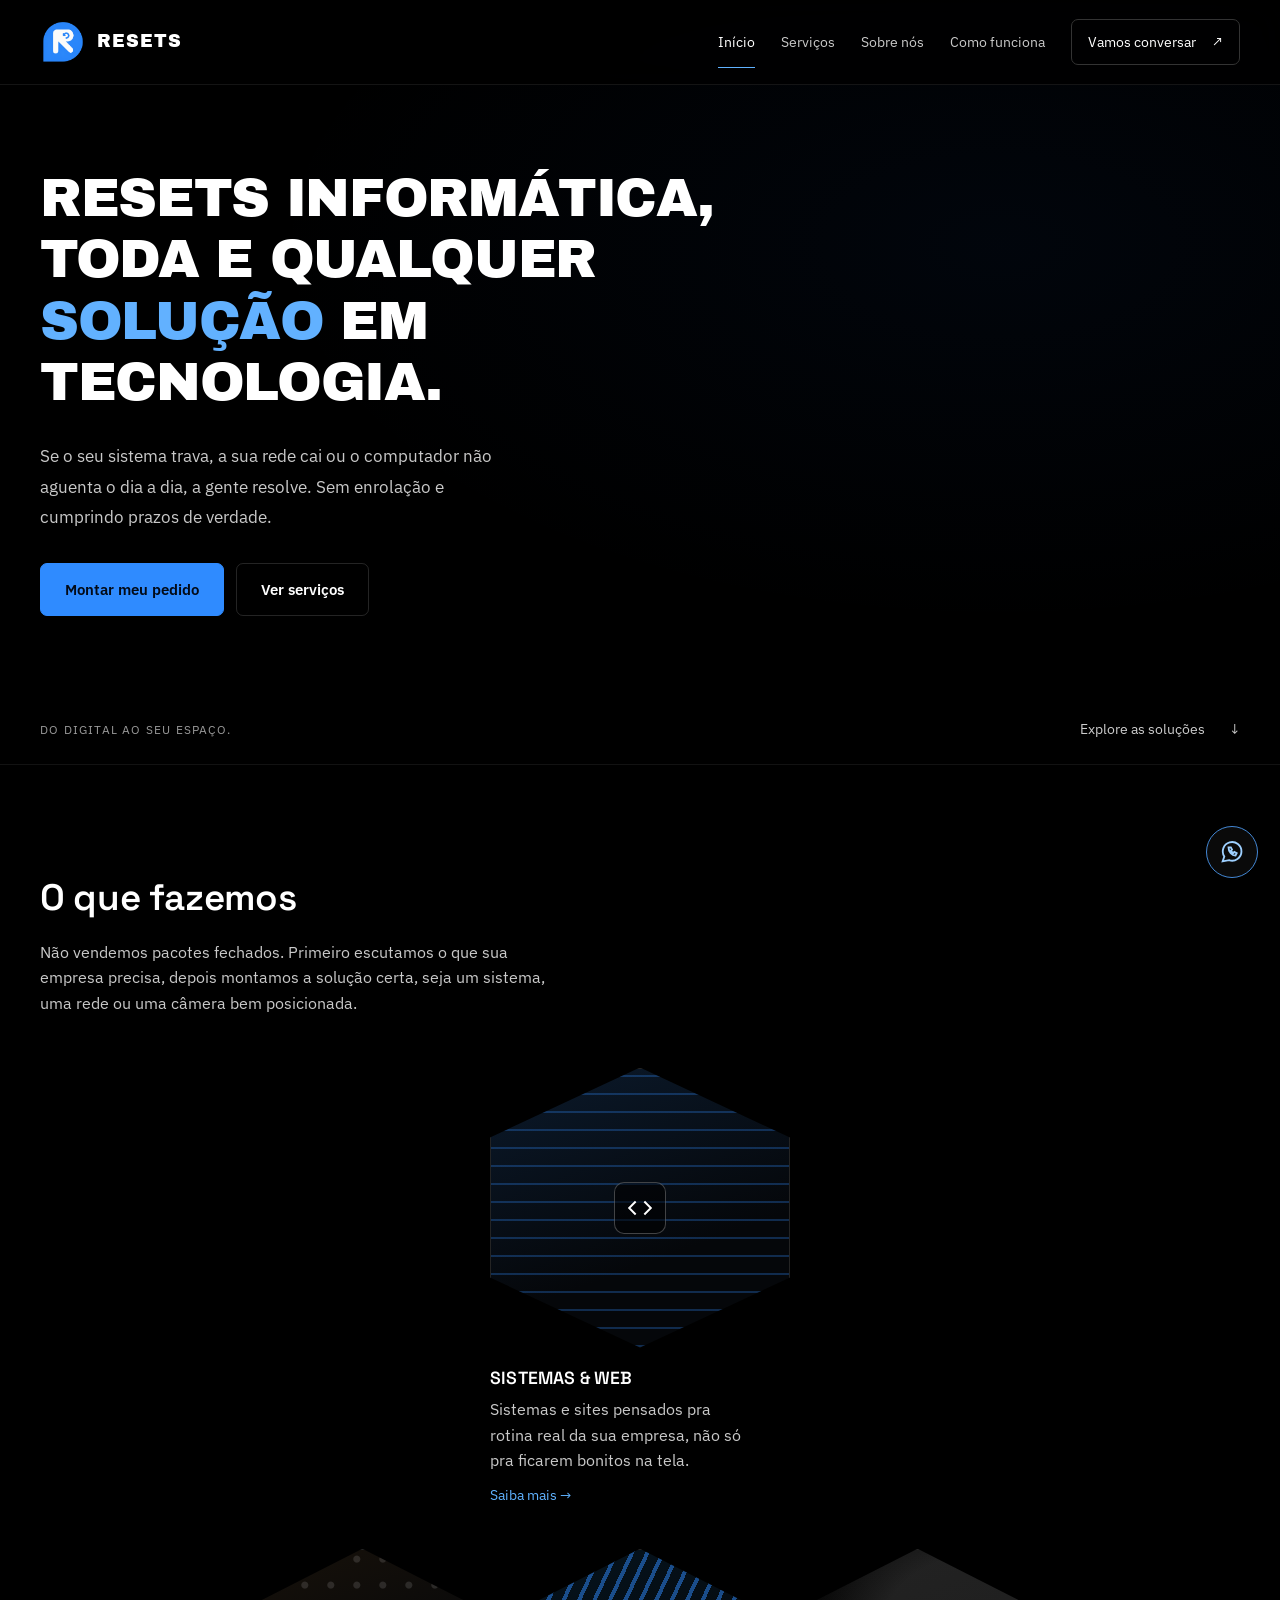
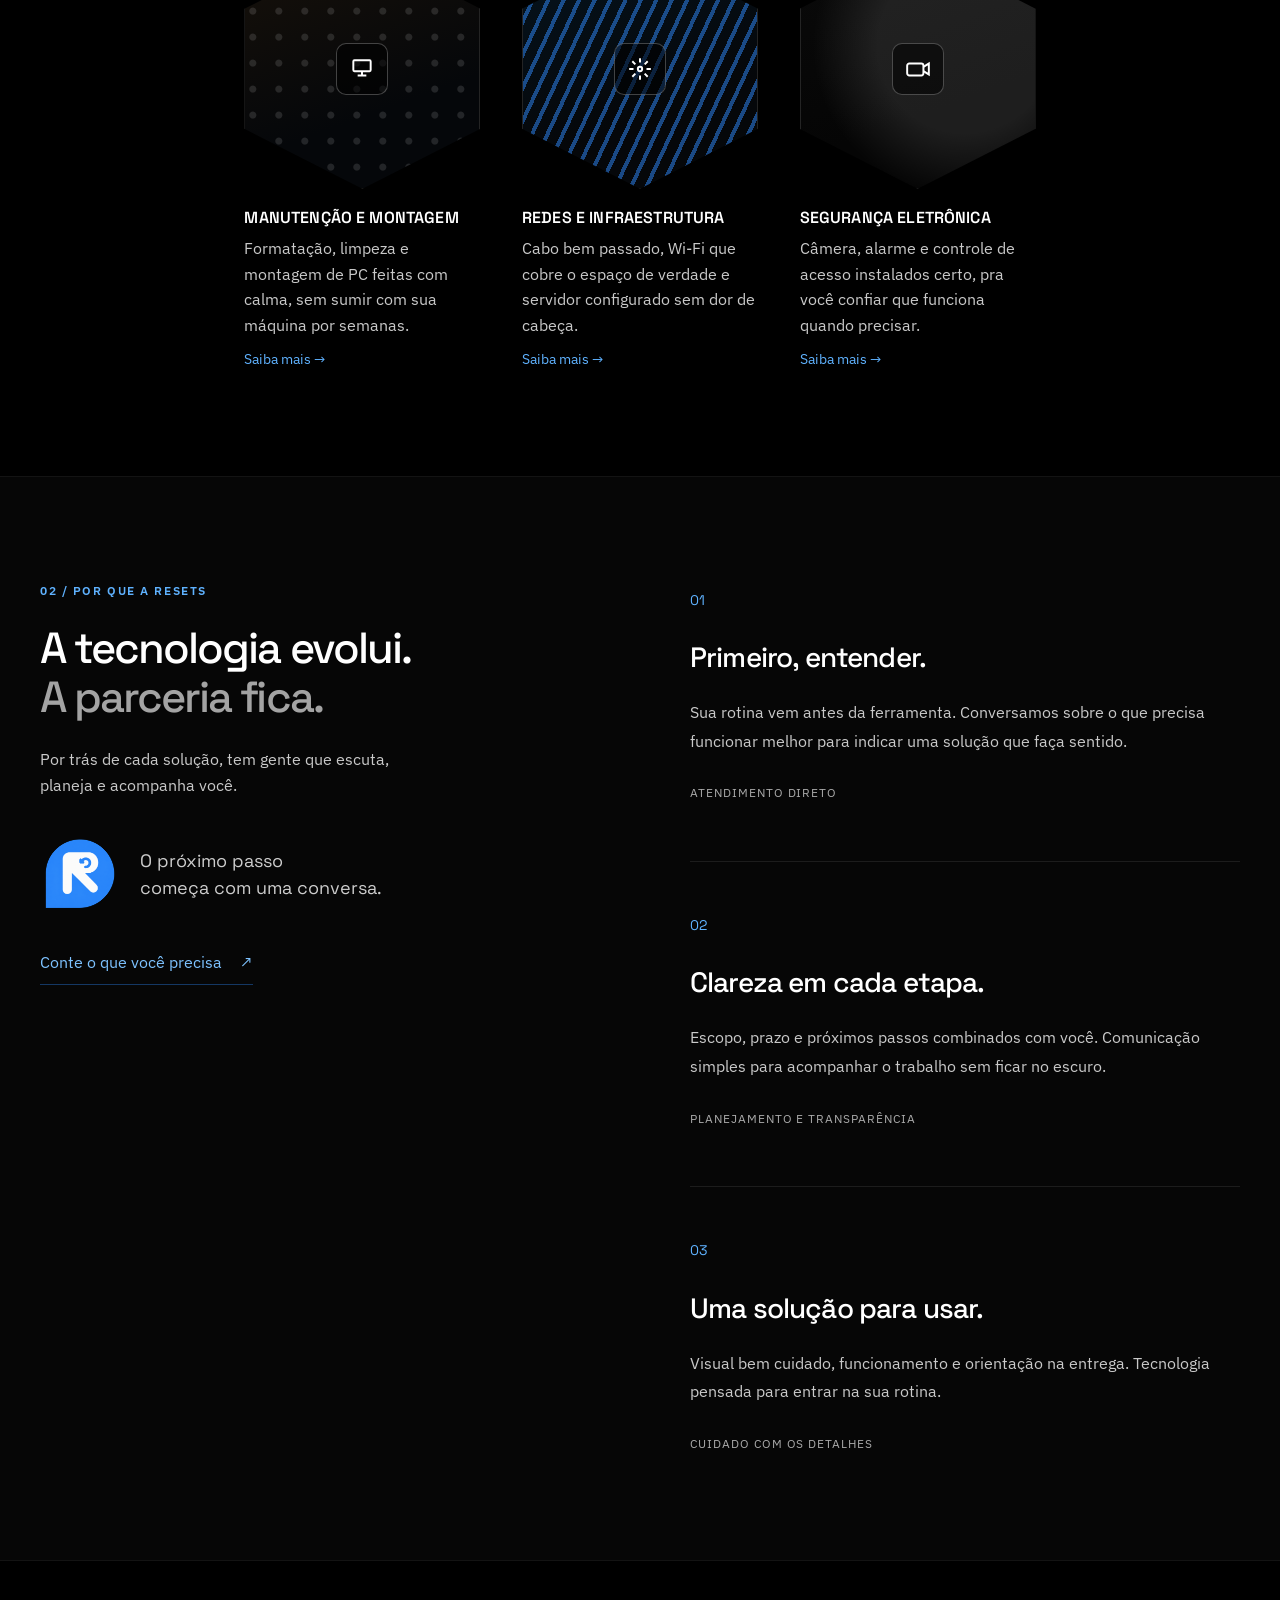
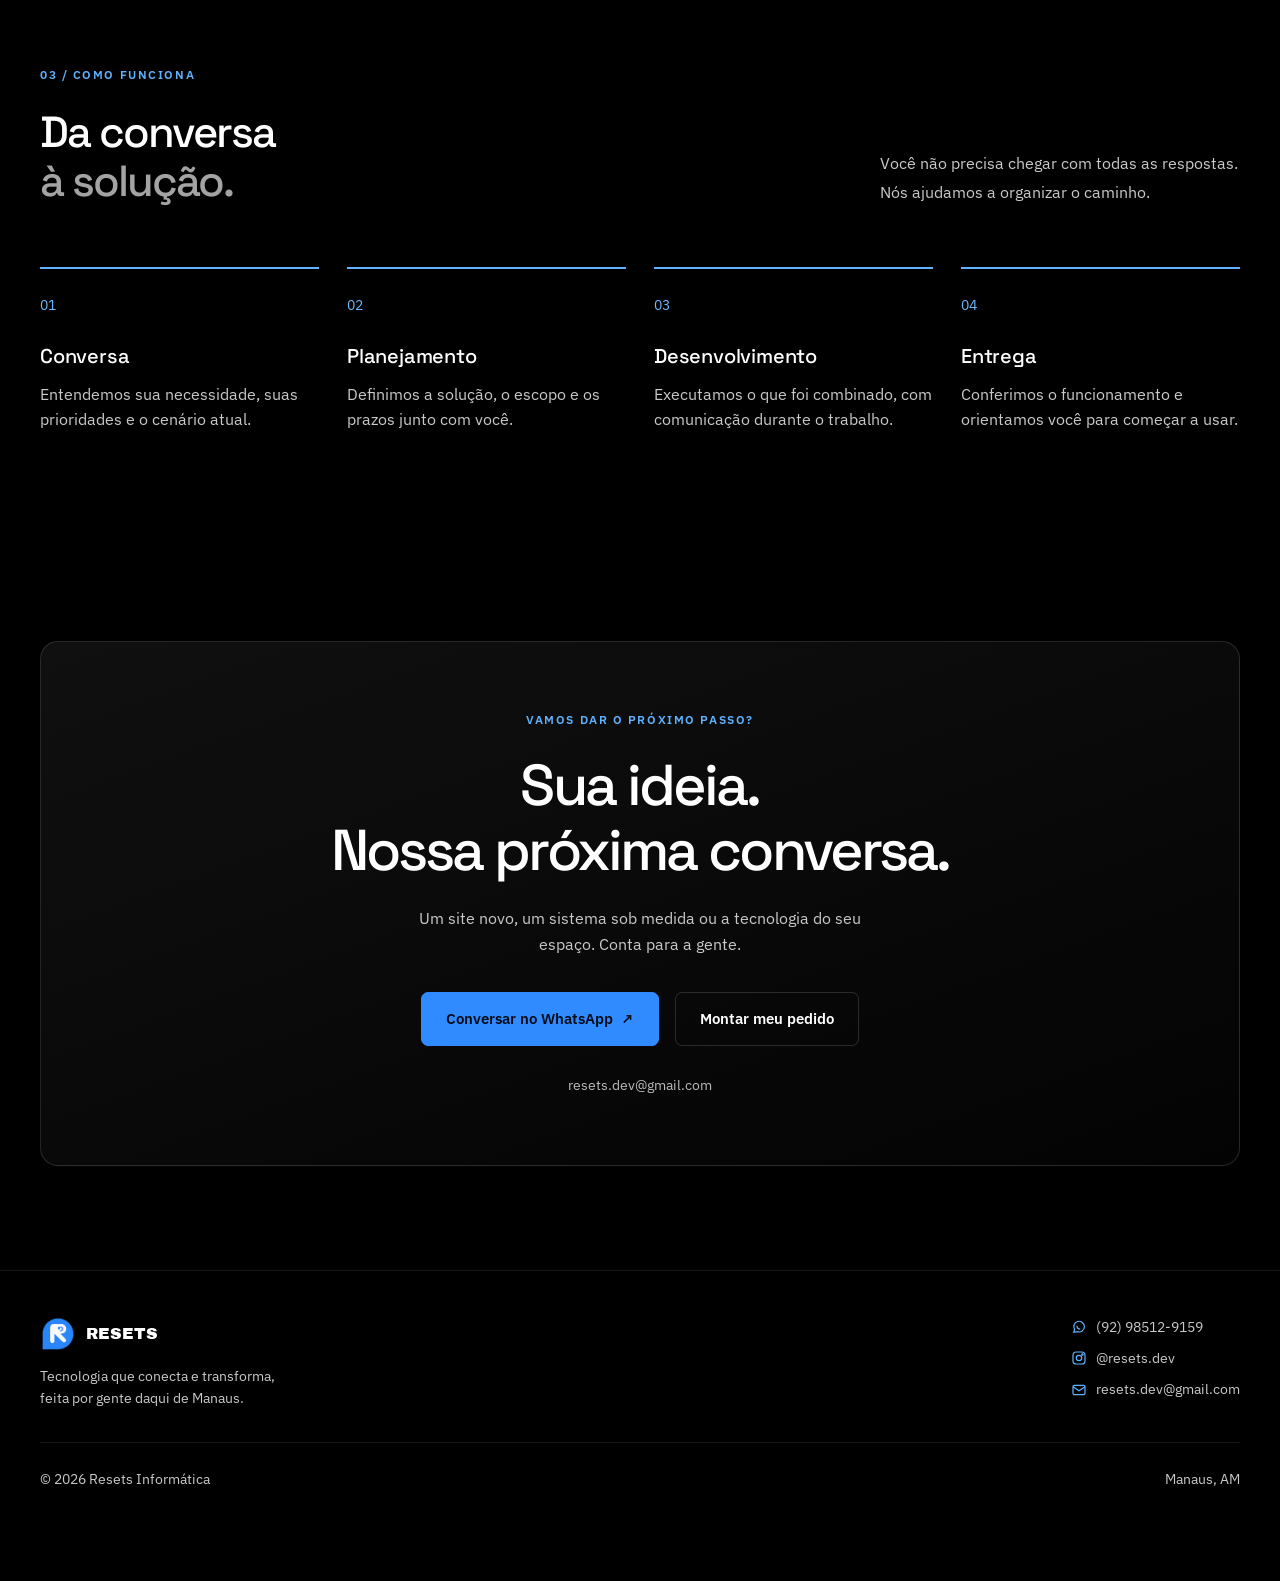
<file: index.html>
<!DOCTYPE html>
<html lang="pt-BR">
<head>
<meta charset="UTF-8">
<meta name="viewport" content="width=device-width, initial-scale=1.0">
<title>Resets — Sites, sistemas e soluções em tecnologia</title>
<link rel="icon" type="image/jpeg" href="logo.jpeg">
<meta name="description" content="Desenvolvimento de sistemas e sites, manutenção e montagem de PCs, redes e infraestrutura, e segurança eletrônica em Manaus.">

<link rel="preconnect" href="https://fonts.googleapis.com">
<link rel="preconnect" href="https://fonts.gstatic.com" crossorigin>
<link href="https://fonts.googleapis.com/css2?family=Archivo+Black&family=Space+Grotesk:wght@500;600;700&family=IBM+Plex+Sans:wght@400;500;600&display=swap" rel="stylesheet">
<link rel="stylesheet" href="assets/style.css">
<link rel="stylesheet" href="assets/redesign.css">
</head>
<body class="home-page">
<a class="skip-link" href="#conteudo">Pular para o conteúdo</a>
<header><div class="wrap nav">
  <a href="#home" class="brand" aria-label="Resets, início"><img class="mark" src="assets/logo-resets.png" alt="" width="44" height="44">RESETS</a>
  <nav class="menu" id="menu" aria-label="Menu principal"><a href="#home" class="is-active" aria-current="location">Início</a><a href="#servicos">Serviços</a><a href="#sobre">Sobre nós</a><a href="#processo">Como funciona</a><a href="#contato" class="nav-contact">Vamos conversar <span aria-hidden="true">↗</span></a></nav>
  <button class="menu-toggle" id="menuToggle" aria-label="Abrir menu" aria-expanded="false" aria-controls="menu"><svg viewBox="0 0 24 24" width="28" height="28" fill="none" stroke="currentColor" stroke-width="1.6" aria-hidden="true"><path d="M4 7h16M4 12h16M4 17h16"/></svg></button>
</div></header>
<main id="conteudo">
<section class="hero launch-hero" id="home" aria-labelledby="hero-title">
  <div class="ambient-light" aria-hidden="true"></div>
  <div class="wrap hero-layout">
    <div class="hero-copy">
    <h1 id="hero-title" class="hero-enter">Resets Informática, toda e qualquer <span>solução</span> em tecnologia.</h1>
    <p class="lead hero-enter">Se o seu sistema trava, a sua rede cai ou o computador não aguenta o dia a dia, a gente resolve. Sem enrolação e cumprindo prazos de verdade.</p>

    <div class="hero-actions hero-enter">
      <a href="orcamento.html" class="btn btn-primary">Montar meu pedido</a>
      <a href="index.html#servicos" class="btn btn-ghost">Ver serviços</a>
    </div>
  </div>
  </div><div class="wrap hero-baseline"><span>DO DIGITAL AO SEU ESPAÇO.</span><a href="#servicos">Explore as soluções <span aria-hidden="true">↓</span></a></div>
</section>
<section id="servicos" aria-labelledby="services-title">
  <div class="wrap">
    <div class="section-head reveal">
      <h2 id="services-title">O que fazemos</h2>
      <p>Não vendemos pacotes fechados. Primeiro escutamos o que sua empresa precisa, depois montamos a solução certa, seja um sistema, uma rede ou uma câmera bem posicionada.</p>
    </div>

    <div class="hex-grid">
      <div class="hex-row">
        <a class="hex-card hex-card--featured reveal" href="servicos/sistemas-e-web.html">
          <div class="hex">
            <div class="hex-tex hex-tex--code"></div>
            <div class="hex-icon-badge">
              <svg class="hex-icon" aria-hidden="true" viewBox="0 0 24 24" fill="none" stroke="currentColor" stroke-width="1.8">
                <polyline points="8 6 2 12 8 18"/><polyline points="16 6 22 12 16 18"/>
              </svg>
            </div>
          </div>
          <div class="hex-caption">
            <h3>Sistemas &amp; Web</h3>
            <p>Sistemas e sites pensados pra rotina real da sua empresa, não só pra ficarem bonitos na tela.</p>
            <span class="hex-link">Saiba mais →</span>
          </div>
        </a>
      </div>

      <div class="hex-row">
        <a class="hex-card reveal" href="servicos/manutencao-e-montagem.html">
          <div class="hex">
            <div class="hex-tex hex-tex--board"></div>
            <div class="hex-icon-badge">
              <svg class="hex-icon" aria-hidden="true" viewBox="0 0 24 24" fill="none" stroke="currentColor" stroke-width="1.8">
                <rect x="4" y="4" width="16" height="10" rx="1"/><line x1="8" y1="18" x2="16" y2="18"/><line x1="12" y1="14" x2="12" y2="18"/>
              </svg>
            </div>
          </div>
          <div class="hex-caption">
            <h3>Manutenção e Montagem</h3>
            <p>Formatação, limpeza e montagem de PC feitas com calma, sem sumir com sua máquina por semanas.</p>
            <span class="hex-link">Saiba mais →</span>
          </div>
        </a>

        <a class="hex-card reveal" href="servicos/redes-e-infraestrutura.html">
          <div class="hex">
            <div class="hex-tex hex-tex--network"></div>
            <div class="hex-icon-badge">
              <svg class="hex-icon" aria-hidden="true" viewBox="0 0 24 24" fill="none" stroke="currentColor" stroke-width="1.8">
                <circle cx="12" cy="12" r="2"/><path d="M12 2v4M12 18v4M2 12h4M18 12h4M4.9 4.9l2.8 2.8M16.3 16.3l2.8 2.8M4.9 19.1l2.8-2.8M16.3 7.7l2.8-2.8"/>
              </svg>
            </div>
          </div>
          <div class="hex-caption">
            <h3>Redes e Infraestrutura</h3>
            <p>Cabo bem passado, Wi-Fi que cobre o espaço de verdade e servidor configurado sem dor de cabeça.</p>
            <span class="hex-link">Saiba mais →</span>
          </div>
        </a>

        <a class="hex-card reveal" href="servicos/seguranca-eletronica.html">
          <div class="hex">
            <div class="hex-tex hex-tex--security"></div>
            <div class="hex-icon-badge">
              <svg class="hex-icon" aria-hidden="true" viewBox="0 0 24 24" fill="none" stroke="currentColor" stroke-width="1.8">
                <rect x="2" y="7" width="15" height="11" rx="2"/><path d="M17 10l5-3v10l-5-3"/>
              </svg>
            </div>
          </div>
          <div class="hex-caption">
            <h3>Segurança Eletrônica</h3>
            <p>Câmera, alarme e controle de acesso instalados certo, pra você confiar que funciona quando precisar.</p>
            <span class="hex-link">Saiba mais →</span>
          </div>
        </a>
      </div>
    </div>
  </div>
</section>
<!-- Portfólio: inserir aqui apenas projetos autorizados, com imagem real,
     nome, descrição, link e identificação de demonstração quando aplicável.
     Adicionar o botão de projetos e a seção somente quando houver material. -->
<section id="sobre" class="story-section" aria-labelledby="story-title"><div class="wrap story-layout"><div class="story-sticky"><p class="kicker">02 / POR QUE A RESETS</p><h2 id="story-title">A tecnologia evolui.<br><span>A parceria fica.</span></h2><p>Por trás de cada solução, tem gente que escuta, planeja e acompanha você.</p><div class="story-brand" aria-hidden="true"><img src="assets/logo-resets.png" width="92" height="92" loading="lazy" alt=""><span>O próximo passo<br>começa com uma conversa.</span></div><a class="text-link" href="orcamento.html">Conte o que você precisa <span aria-hidden="true">↗</span></a></div><div class="benefits"><article class="benefit reveal"><span class="benefit-number">01</span><h3>Primeiro, entender.</h3><p>Sua rotina vem antes da ferramenta. Conversamos sobre o que precisa funcionar melhor para indicar uma solução que faça sentido.</p><span class="benefit-tag">ATENDIMENTO DIRETO</span></article><article class="benefit reveal"><span class="benefit-number">02</span><h3>Clareza em cada etapa.</h3><p>Escopo, prazo e próximos passos combinados com você. Comunicação simples para acompanhar o trabalho sem ficar no escuro.</p><span class="benefit-tag">PLANEJAMENTO E TRANSPARÊNCIA</span></article><article class="benefit reveal"><span class="benefit-number">03</span><h3>Uma solução para usar.</h3><p>Visual bem cuidado, funcionamento e orientação na entrega. Tecnologia pensada para entrar na sua rotina.</p><span class="benefit-tag">CUIDADO COM OS DETALHES</span></article></div></div></section>
<section id="processo" aria-labelledby="process-title"><div class="wrap"><div class="section-intro reveal"><div><p class="kicker">03 / COMO FUNCIONA</p><h2 id="process-title">Da conversa<br><span>à solução.</span></h2></div><p>Você não precisa chegar com todas as respostas. Nós ajudamos a organizar o caminho.</p></div><ol class="process-grid"><li class="reveal"><span>01</span><h3>Conversa</h3><p>Entendemos sua necessidade, suas prioridades e o cenário atual.</p></li><li class="reveal"><span>02</span><h3>Planejamento</h3><p>Definimos a solução, o escopo e os prazos junto com você.</p></li><li class="reveal"><span>03</span><h3>Desenvolvimento</h3><p>Executamos o que foi combinado, com comunicação durante o trabalho.</p></li><li class="reveal"><span>04</span><h3>Entrega</h3><p>Conferimos o funcionamento e orientamos você para começar a usar.</p></li></ol></div></section>
<section id="contato" class="contact-section" aria-labelledby="contact-title"><div class="wrap"><div class="contact-panel reveal"><p class="kicker">VAMOS DAR O PRÓXIMO PASSO?</p><h2 id="contact-title">Sua ideia.<br><span>Nossa próxima conversa.</span></h2><p>Um site novo, um sistema sob medida ou a tecnologia do seu espaço. Conta para a gente.</p><div class="hero-actions"><a href="https://wa.me/5592985129159?text=Ol%C3%A1!%20Gostaria%20de%20conversar%20sobre%20uma%20solu%C3%A7%C3%A3o%20para%20minha%20empresa." class="btn btn-primary" target="_blank" rel="noopener">Conversar no WhatsApp <span aria-hidden="true">↗</span></a><a href="orcamento.html" class="btn btn-ghost">Montar meu pedido</a></div><a class="contact-email" href="mailto:resets.dev@gmail.com">resets.dev@gmail.com</a></div></div></section>
</main>
<footer>
  <div class="wrap">
    <div class="footer-grid">
      <div>
        <a href="index.html" class="footer-brand">
          <img class="mark" src="assets/logo-resets.png" alt="" width="44" height="44">
          RESETS
        </a>
        <p style="margin:.8rem 0 0; max-width:32ch;">Tecnologia que conecta e transforma, feita por gente daqui de Manaus.</p>
      </div>

      <div class="footer-contact">
        <a href="https://wa.me/5592985129159" target="_blank" rel="noopener">
          <svg viewBox="0 0 24 24" fill="none" stroke="currentColor" stroke-width="1.8"><path d="M4 20l1.4-4.2A8 8 0 1 1 9.5 19L4 20z"/><path d="M9 10c0 3 2 5 5 5"/></svg>
          (92) 98512-9159
        </a>
        <a href="https://www.instagram.com/resets.dev" target="_blank" rel="noopener">
          <svg viewBox="0 0 24 24" fill="none" stroke="currentColor" stroke-width="1.8"><rect x="3" y="3" width="18" height="18" rx="5"/><circle cx="12" cy="12" r="4"/><circle cx="17.2" cy="6.8" r="1"/></svg>
          @resets.dev
        </a>
        <a href="mailto:resets.dev@gmail.com">
          <svg viewBox="0 0 24 24" fill="none" stroke="currentColor" stroke-width="1.8"><rect x="3" y="5" width="18" height="14" rx="2"/><path d="M3 7l9 6 9-6"/></svg>
          resets.dev@gmail.com
        </a>
      </div>
    </div>

    <div class="footer-bottom">
      <span>© <span id="year"></span> Resets Informática</span>
      <span>Manaus, AM</span>
    </div>
  </div>
</footer>


<a class="floating-contact" href="https://wa.me/5592985129159?text=Ol%C3%A1!%20Gostaria%20de%20conversar%20sobre%20uma%20solu%C3%A7%C3%A3o%20para%20minha%20empresa." target="_blank" rel="noopener" aria-label="Conversar com a Resets no WhatsApp"><svg viewBox="0 0 24 24" width="28" height="28" fill="none" stroke="currentColor" stroke-width="1.6" aria-hidden="true"><path d="M4 20l1.4-4.2A8 8 0 1 1 9.5 19L4 20z"/><path d="M9 8c0 4 3 7 6 7l1-2-2-1-1 1-2-2 1-1-1-2z"/></svg></a>
<script src="assets/main.js"></script>
</body></html>
</file>
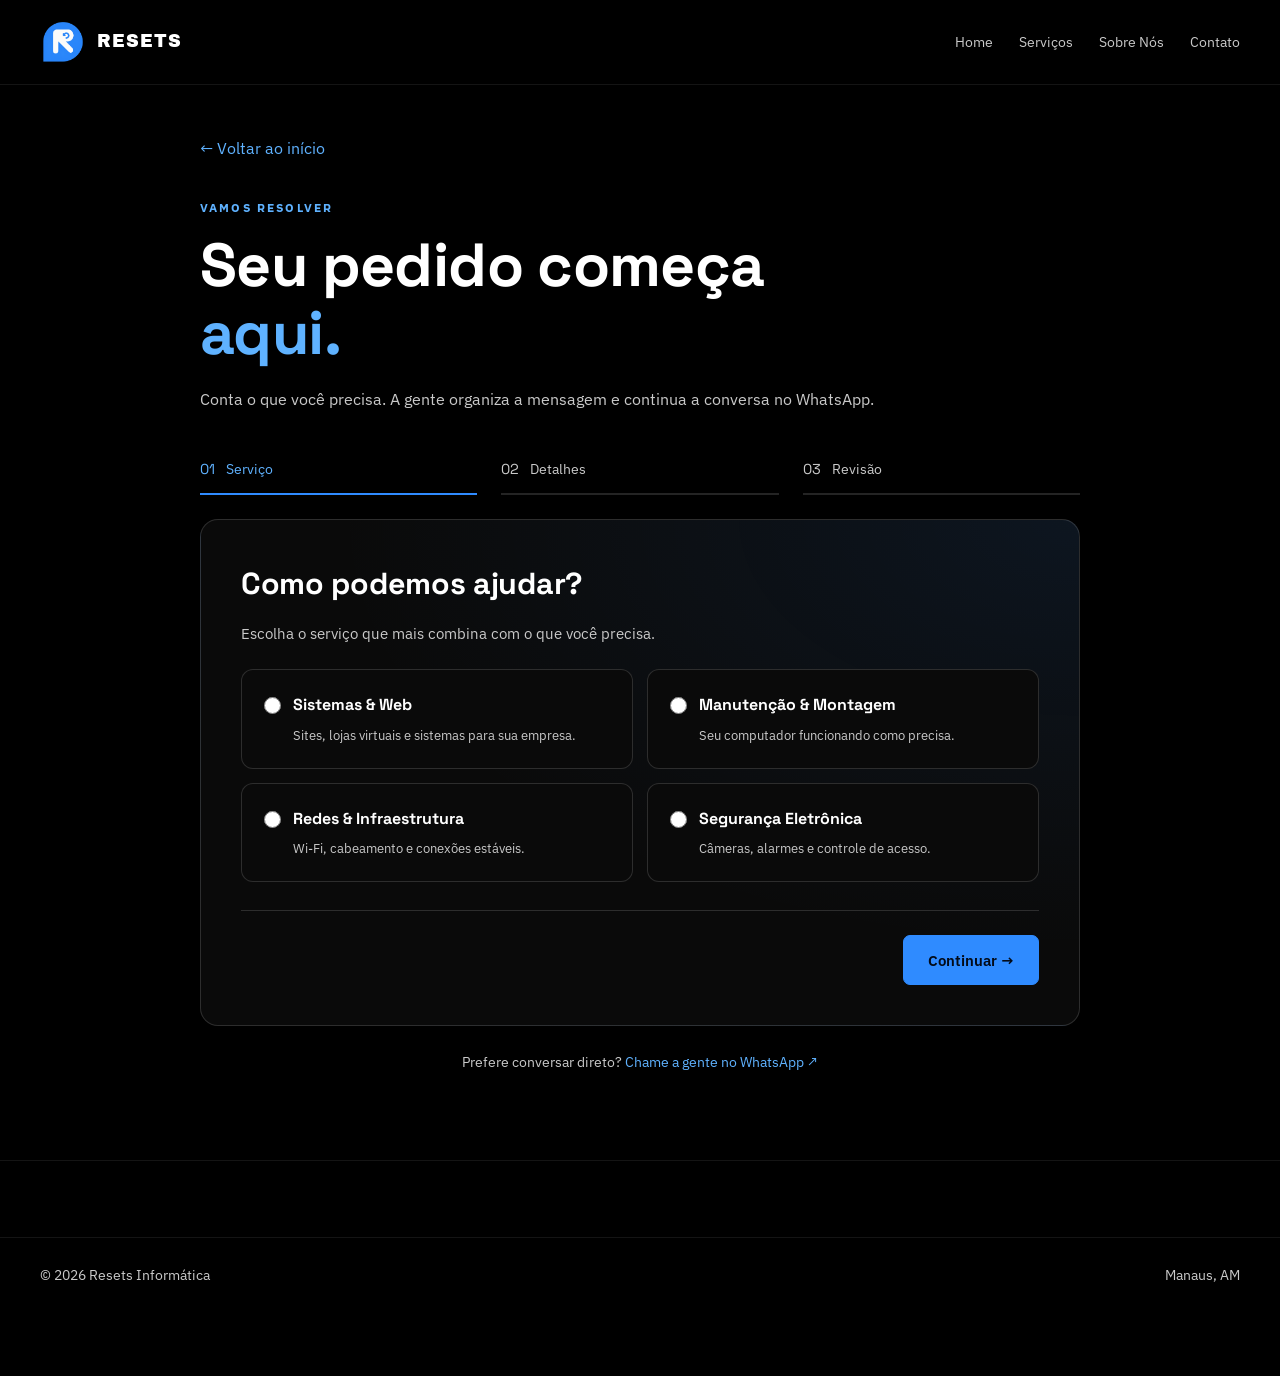
<file: orcamento.html>
<!DOCTYPE html>
<html lang="pt-BR">
<head>
  <meta charset="UTF-8">
  <meta name="viewport" content="width=device-width, initial-scale=1.0">
  <title>Monte seu pedido — Resets Informática</title>
  <meta name="description" content="Conte o que você precisa e prepare seu pedido de orçamento para a Resets Informática pelo WhatsApp.">
  <link rel="icon" type="image/jpeg" href="logo.jpeg">
  <link rel="preconnect" href="https://fonts.googleapis.com">
  <link rel="preconnect" href="https://fonts.gstatic.com" crossorigin>
  <link href="https://fonts.googleapis.com/css2?family=Archivo+Black&family=Space+Grotesk:wght@500;600;700&family=IBM+Plex+Sans:wght@400;500;600&display=swap" rel="stylesheet">
  <link rel="stylesheet" href="assets/style.css">
<link rel="stylesheet" href="assets/redesign.css">
</head>
<body>
  <header><div class="wrap nav">
    <a href="index.html" class="brand"><img class="mark" src="assets/logo-resets.png" alt="" width="44" height="44"> RESETS</a>
    <nav class="menu" id="menu" aria-label="Menu principal">
      <a href="index.html">Home</a><a href="index.html#servicos">Serviços</a><a href="index.html#sobre">Sobre Nós</a><a href="index.html#contato">Contato</a>
    </nav>
    <button class="menu-toggle" id="menuToggle" aria-label="Abrir menu" aria-expanded="false" aria-controls="menu">☰</button>
  </div></header>
  <main class="quote-page wrap">
    <a class="quote-back" href="index.html">← Voltar ao início</a>
    <div class="quote-heading"><span class="quote-eyebrow">VAMOS RESOLVER</span>
      <h1>Seu pedido começa <span>aqui.</span></h1>
      <p>Conta o que você precisa. A gente organiza a mensagem e continua a conversa no WhatsApp.</p>
    </div>
    <noscript><p>Para montar seu pedido, ative o JavaScript ou <a href="https://wa.me/5592985129159">fale diretamente pelo WhatsApp</a>.</p></noscript>
    <div id="quote-app" hidden>
      <ol class="quote-steps" aria-label="Etapas do pedido"><li aria-current="step"><span>01</span> Serviço</li><li><span>02</span> Detalhes</li><li><span>03</span> Revisão</li></ol>
      <form id="quote-form" class="quote-panel">
        <section data-step="0">
          <h2 tabindex="-1">Como podemos ajudar?</h2><p class="quote-muted">Escolha o serviço que mais combina com o que você precisa.</p>
          <fieldset class="quote-services"><legend class="quote-sr">Serviço desejado</legend>
            <label><input type="radio" name="service" value="sistemas" required><span><b>Sistemas &amp; Web</b><small>Sites, lojas virtuais e sistemas para sua empresa.</small></span></label>
            <label><input type="radio" name="service" value="manutencao"><span><b>Manutenção &amp; Montagem</b><small>Seu computador funcionando como precisa.</small></span></label>
            <label><input type="radio" name="service" value="redes"><span><b>Redes &amp; Infraestrutura</b><small>Wi-Fi, cabeamento e conexões estáveis.</small></span></label>
            <label><input type="radio" name="service" value="seguranca"><span><b>Segurança Eletrônica</b><small>Câmeras, alarmes e controle de acesso.</small></span></label>
          </fieldset>
        </section>
        <section data-step="1" hidden>
          <h2 tabindex="-1">Conta um pouco mais.</h2><p id="quote-selected" class="quote-muted"></p>
          <div id="quote-questions" class="quote-fields"></div>
          <label class="quote-field" for="quote-details">Quer acrescentar algo? <small>(opcional)</small>
            <textarea id="quote-details" rows="4" maxlength="1200" placeholder="Ex.: quando começou o problema ou o que você gostaria de fazer."></textarea>
          </label>
        </section>
        <section data-step="2" hidden>
          <h2 tabindex="-1">Tudo certo com seu pedido?</h2><p class="quote-muted">Confira a mensagem que vai abrir no WhatsApp.</p>
          <pre id="quote-message" class="quote-message"></pre>
          <p class="quote-muted">Você ainda poderá editar e enviar a mensagem no WhatsApp. O orçamento será combinado durante o atendimento.</p>
        </section>
        <div class="quote-actions"><button type="button" id="quote-prev" class="btn btn-ghost" hidden>← Voltar</button><button type="submit" id="quote-next" class="btn btn-primary">Continuar →</button><a id="quote-send" class="btn btn-primary" target="_blank" rel="noopener" hidden>Continuar no WhatsApp ↗</a></div>
      </form>
    </div>
    <p class="quote-direct">Prefere conversar direto? <a href="https://wa.me/5592985129159" target="_blank" rel="noopener">Chame a gente no WhatsApp ↗</a></p>
  </main>
  <footer><div class="wrap footer-bottom"><span>© <span id="year"></span> Resets Informática</span><span>Manaus, AM</span></div></footer>
  <script src="assets/main.js"></script>
  <script src="assets/orcamento.js"></script>
</body>
</html>
</file>
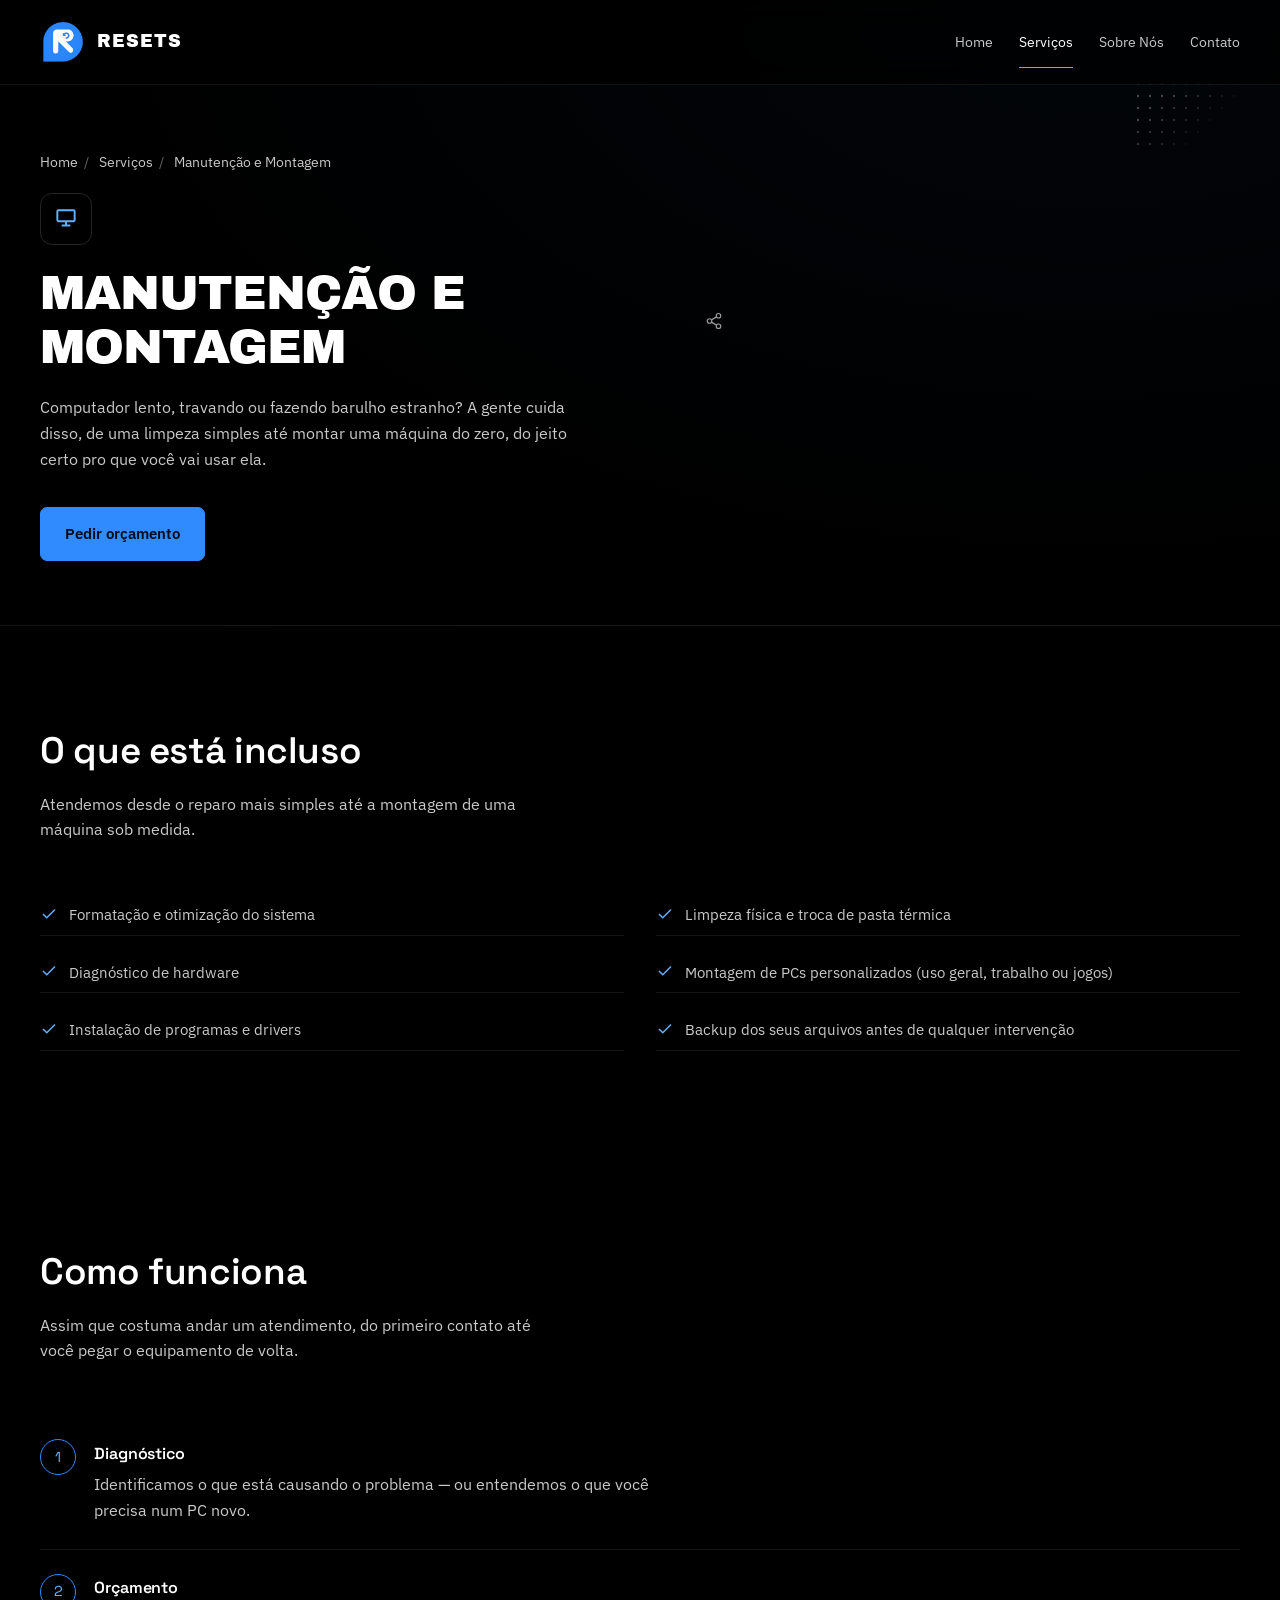
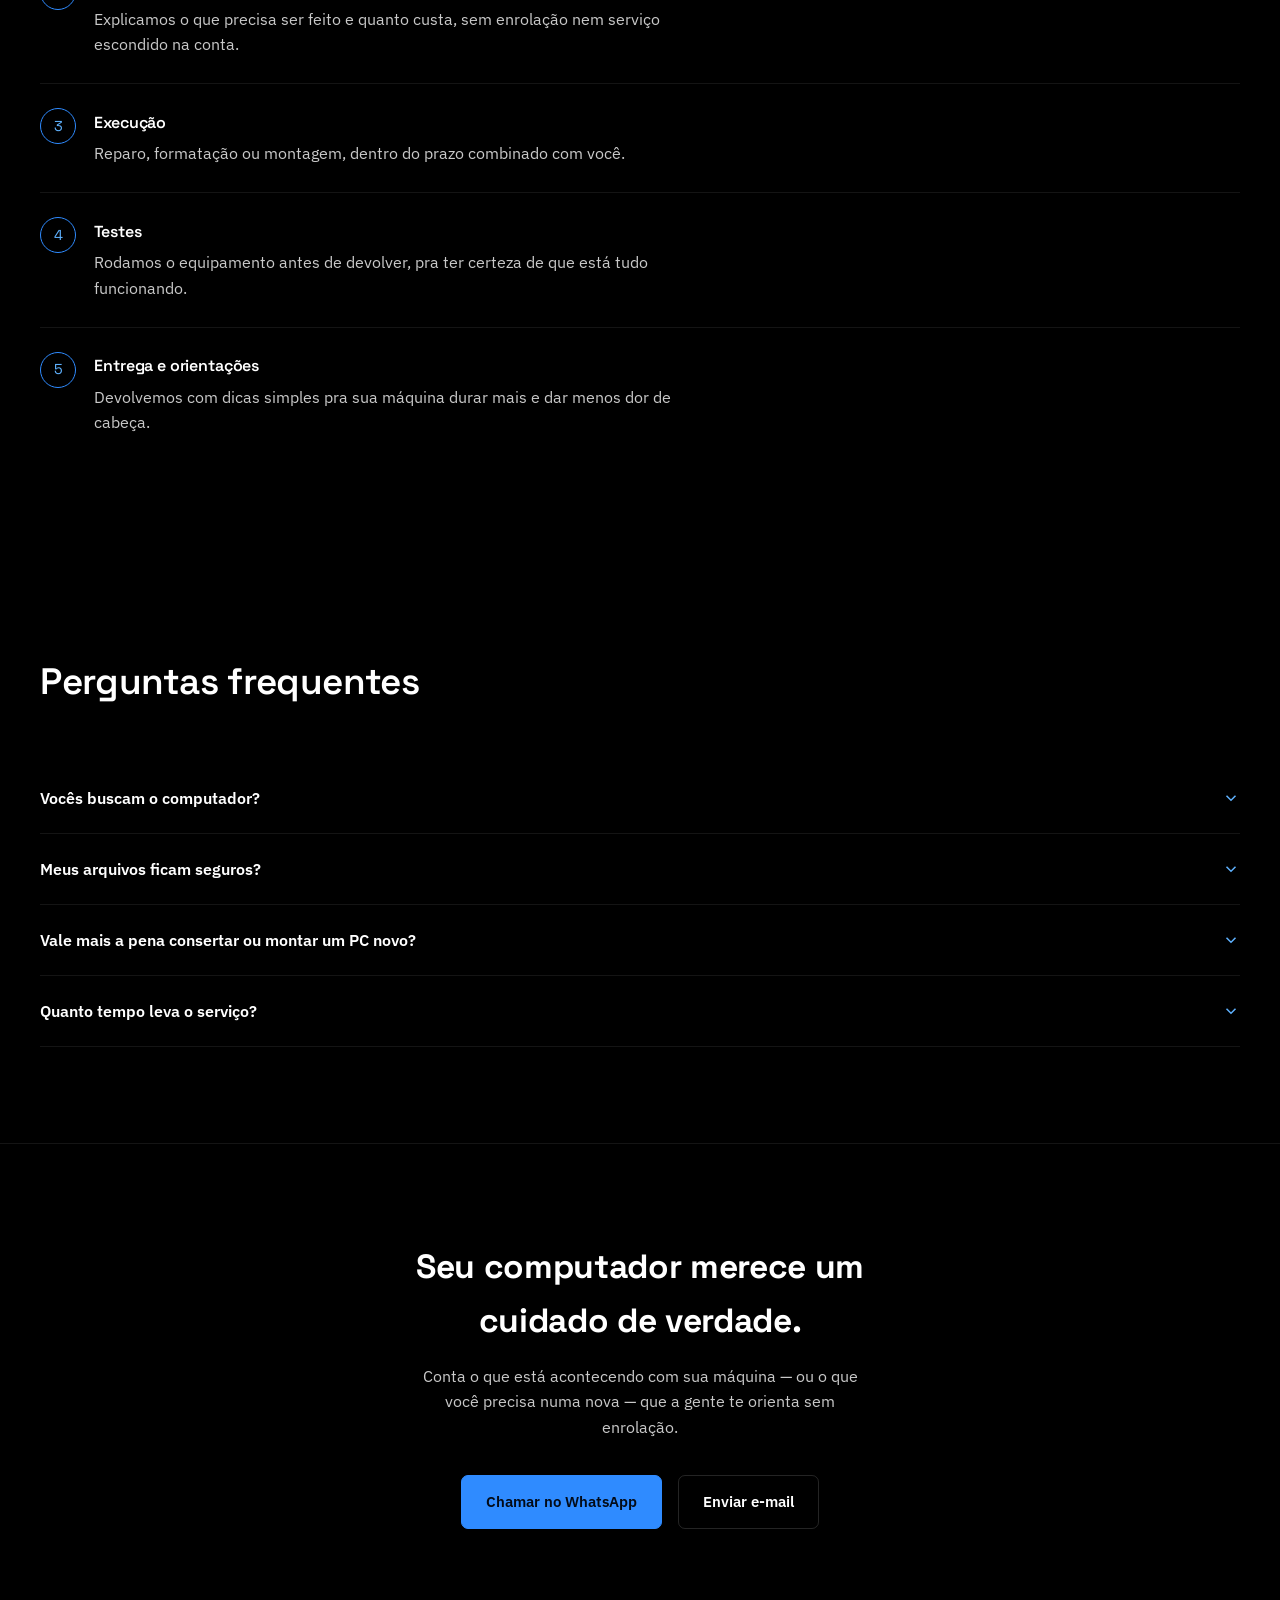
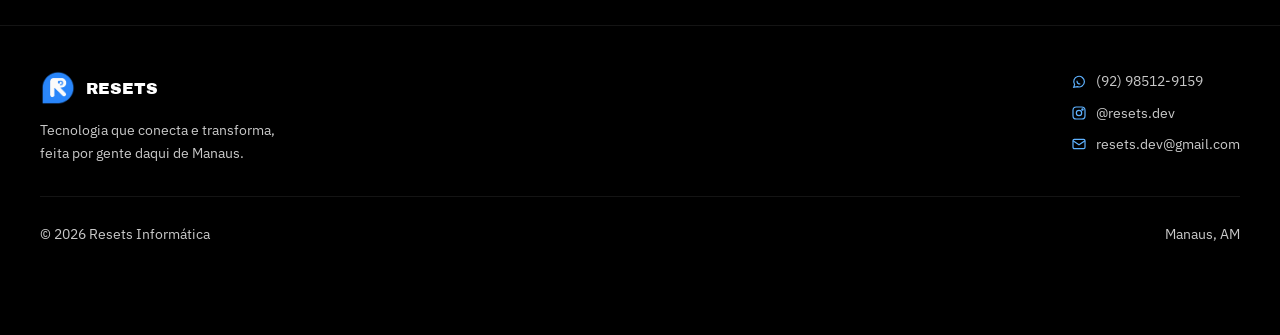
<file: servicos/manutencao-e-montagem.html>
<!DOCTYPE html>
<html lang="pt-BR">
<head>
<meta charset="UTF-8">
<meta name="viewport" content="width=device-width, initial-scale=1.0">
<title>Manutenção e Montagem — Resets Informática</title>
<link rel="icon" type="image/jpeg" href="logo.jpeg">
<meta name="description" content="Manutenção, formatação e montagem de PCs personalizados pela Resets Informática, em Manaus.">

<link rel="preconnect" href="https://fonts.googleapis.com">
<link rel="preconnect" href="https://fonts.gstatic.com" crossorigin>
<link href="https://fonts.googleapis.com/css2?family=Archivo+Black&family=Space+Grotesk:wght@500;600;700&family=IBM+Plex+Sans:wght@400;500;600&display=swap" rel="stylesheet">
<link rel="stylesheet" href="../assets/style.css">
<link rel="stylesheet" href="../assets/redesign.css">
</head>
<body>

<header>
  <div class="wrap nav">
    <a href="../index.html" class="brand">
      <img class="mark" src="../assets/logo-resets.png" alt="" width="44" height="44">
      RESETS
    </a>
    <nav class="menu" id="menu">
      <a href="../index.html">Home</a>
      <a href="../index.html#servicos" class="is-active">Serviços</a>
      <a href="../index.html#sobre">Sobre Nós</a>
      <a href="../index.html#contato">Contato</a>
    </nav>
    <button class="menu-toggle" id="menuToggle" aria-label="Abrir menu" aria-expanded="false">
      <svg width="18" height="18" viewBox="0 0 24 24" fill="none" stroke="currentColor" stroke-width="2">
        <line x1="3" y1="6" x2="21" y2="6"/><line x1="3" y1="12" x2="21" y2="12"/><line x1="3" y1="18" x2="21" y2="18"/>
      </svg>
    </button>
  </div>
</header>

<section class="page-hero">
  <div class="dot-corner" aria-hidden="true"></div>
  <div class="wrap">
    <div class="breadcrumb">
      <a href="../index.html">Home</a><span class="sep">/</span>
      <a href="../index.html#servicos">Serviços</a><span class="sep">/</span>
      Manutenção e Montagem
    </div>

    <div class="page-hero-icon">
      <svg width="26" height="26" viewBox="0 0 24 24" fill="none" stroke="currentColor" stroke-width="1.8">
        <rect x="4" y="4" width="16" height="10" rx="1"/><line x1="8" y1="18" x2="16" y2="18"/><line x1="12" y1="14" x2="12" y2="18"/>
      </svg>
    </div>

    <h1>Manutenção e Montagem</h1>
    <p class="lead">Computador lento, travando ou fazendo barulho estranho? A gente cuida disso, de uma limpeza simples até montar uma máquina do zero, do jeito certo pro que você vai usar ela.</p>

    <div class="hero-actions">
      <a href="../orcamento.html?servico=manutencao" class="btn btn-primary">Pedir orçamento</a>
    </div>
  </div>
</section>

<section>
  <div class="wrap">
    <div class="section-head reveal">
      <h2>O que está incluso</h2>
      <p>Atendemos desde o reparo mais simples até a montagem de uma máquina sob medida.</p>
    </div>

    <ul class="checklist reveal">
      <li><svg viewBox="0 0 24 24" fill="none" stroke="currentColor" stroke-width="2"><path d="M20 6L9 17l-5-5"/></svg> Formatação e otimização do sistema</li>
      <li><svg viewBox="0 0 24 24" fill="none" stroke="currentColor" stroke-width="2"><path d="M20 6L9 17l-5-5"/></svg> Limpeza física e troca de pasta térmica</li>
      <li><svg viewBox="0 0 24 24" fill="none" stroke="currentColor" stroke-width="2"><path d="M20 6L9 17l-5-5"/></svg> Diagnóstico de hardware</li>
      <li><svg viewBox="0 0 24 24" fill="none" stroke="currentColor" stroke-width="2"><path d="M20 6L9 17l-5-5"/></svg> Montagem de PCs personalizados (uso geral, trabalho ou jogos)</li>
      <li><svg viewBox="0 0 24 24" fill="none" stroke="currentColor" stroke-width="2"><path d="M20 6L9 17l-5-5"/></svg> Instalação de programas e drivers</li>
      <li><svg viewBox="0 0 24 24" fill="none" stroke="currentColor" stroke-width="2"><path d="M20 6L9 17l-5-5"/></svg> Backup dos seus arquivos antes de qualquer intervenção</li>
    </ul>
  </div>
</section>

<section>
  <div class="wrap">
    <div class="section-head reveal">
      <h2>Como funciona</h2>
      <p>Assim que costuma andar um atendimento, do primeiro contato até você pegar o equipamento de volta.</p>
    </div>

    <ol class="steps reveal">
      <li><h3>Diagnóstico</h3><p>Identificamos o que está causando o problema — ou entendemos o que você precisa num PC novo.</p></li>
      <li><h3>Orçamento</h3><p>Explicamos o que precisa ser feito e quanto custa, sem enrolação nem serviço escondido na conta.</p></li>
      <li><h3>Execução</h3><p>Reparo, formatação ou montagem, dentro do prazo combinado com você.</p></li>
      <li><h3>Testes</h3><p>Rodamos o equipamento antes de devolver, pra ter certeza de que está tudo funcionando.</p></li>
      <li><h3>Entrega e orientações</h3><p>Devolvemos com dicas simples pra sua máquina durar mais e dar menos dor de cabeça.</p></li>
    </ol>
  </div>
</section>

<section>
  <div class="wrap">
    <div class="section-head reveal">
      <h2>Perguntas frequentes</h2>
    </div>

    <div class="faq-list reveal">
      <details class="faq-item">
        <summary>Vocês buscam o computador?<svg class="chev" viewBox="0 0 24 24" fill="none" stroke="currentColor" stroke-width="2"><path d="M6 9l6 6 6-6"/></svg></summary>
        <p>Sim, dependendo da região a gente busca e entrega. É só combinar no atendimento.</p>
      </details>
      <details class="faq-item">
        <summary>Meus arquivos ficam seguros?<svg class="chev" viewBox="0 0 24 24" fill="none" stroke="currentColor" stroke-width="2"><path d="M6 9l6 6 6-6"/></svg></summary>
        <p>Sim, fazemos backup dos seus dados antes de qualquer formatação ou reparo que envolva risco.</p>
      </details>
      <details class="faq-item">
        <summary>Vale mais a pena consertar ou montar um PC novo?<svg class="chev" viewBox="0 0 24 24" fill="none" stroke="currentColor" stroke-width="2"><path d="M6 9l6 6 6-6"/></svg></summary>
        <p>A gente avalia com você e é sincero: se o conserto não compensar mais, falamos isso antes de cobrar qualquer coisa.</p>
      </details>
      <details class="faq-item">
        <summary>Quanto tempo leva o serviço?<svg class="chev" viewBox="0 0 24 24" fill="none" stroke="currentColor" stroke-width="2"><path d="M6 9l6 6 6-6"/></svg></summary>
        <p>Serviços simples costumam sair no mesmo dia. Montagens personalizadas podem levar alguns dias, dependendo da disponibilidade das peças.</p>
      </details>
    </div>
  </div>
</section>

<section class="cta">
  <div class="wrap reveal">
    <h2>Seu computador merece um cuidado de verdade.</h2>
    <p>Conta o que está acontecendo com sua máquina — ou o que você precisa numa nova — que a gente te orienta sem enrolação.</p>
    <div class="hero-actions">
      <a href="https://wa.me/5592985129159" class="btn btn-primary" target="_blank" rel="noopener">Chamar no WhatsApp</a>
      <a href="mailto:resets.dev@gmail.com" class="btn btn-ghost">Enviar e-mail</a>
    </div>
  </div>
</section>

<footer>
  <div class="wrap">
    <div class="footer-grid">
      <div>
        <a href="../index.html" class="footer-brand">
          <img class="mark" src="../assets/logo-resets.png" alt="" width="44" height="44">
          RESETS
        </a>
        <p style="margin:.8rem 0 0; max-width:32ch;">Tecnologia que conecta e transforma, feita por gente daqui de Manaus.</p>
      </div>
      <div class="footer-contact">
        <a href="https://wa.me/5592985129159" target="_blank" rel="noopener">
          <svg viewBox="0 0 24 24" fill="none" stroke="currentColor" stroke-width="1.8"><path d="M4 20l1.4-4.2A8 8 0 1 1 9.5 19L4 20z"/><path d="M9 10c0 3 2 5 5 5"/></svg>
          (92) 98512-9159
        </a>
        <a href="https://www.instagram.com/resets.dev" target="_blank" rel="noopener">
          <svg viewBox="0 0 24 24" fill="none" stroke="currentColor" stroke-width="1.8"><rect x="3" y="3" width="18" height="18" rx="5"/><circle cx="12" cy="12" r="4"/><circle cx="17.2" cy="6.8" r="1"/></svg>
          @resets.dev
        </a>
        <a href="mailto:resets.dev@gmail.com">
          <svg viewBox="0 0 24 24" fill="none" stroke="currentColor" stroke-width="1.8"><rect x="3" y="5" width="18" height="14" rx="2"/><path d="M3 7l9 6 9-6"/></svg>
          resets.dev@gmail.com
        </a>
      </div>
    </div>
    <div class="footer-bottom">
      <span>© <span id="year"></span> Resets Informática</span>
      <span>Manaus, AM</span>
    </div>
  </div>
</footer>

<script src="../assets/main.js"></script>
</body>
</html>
</file>
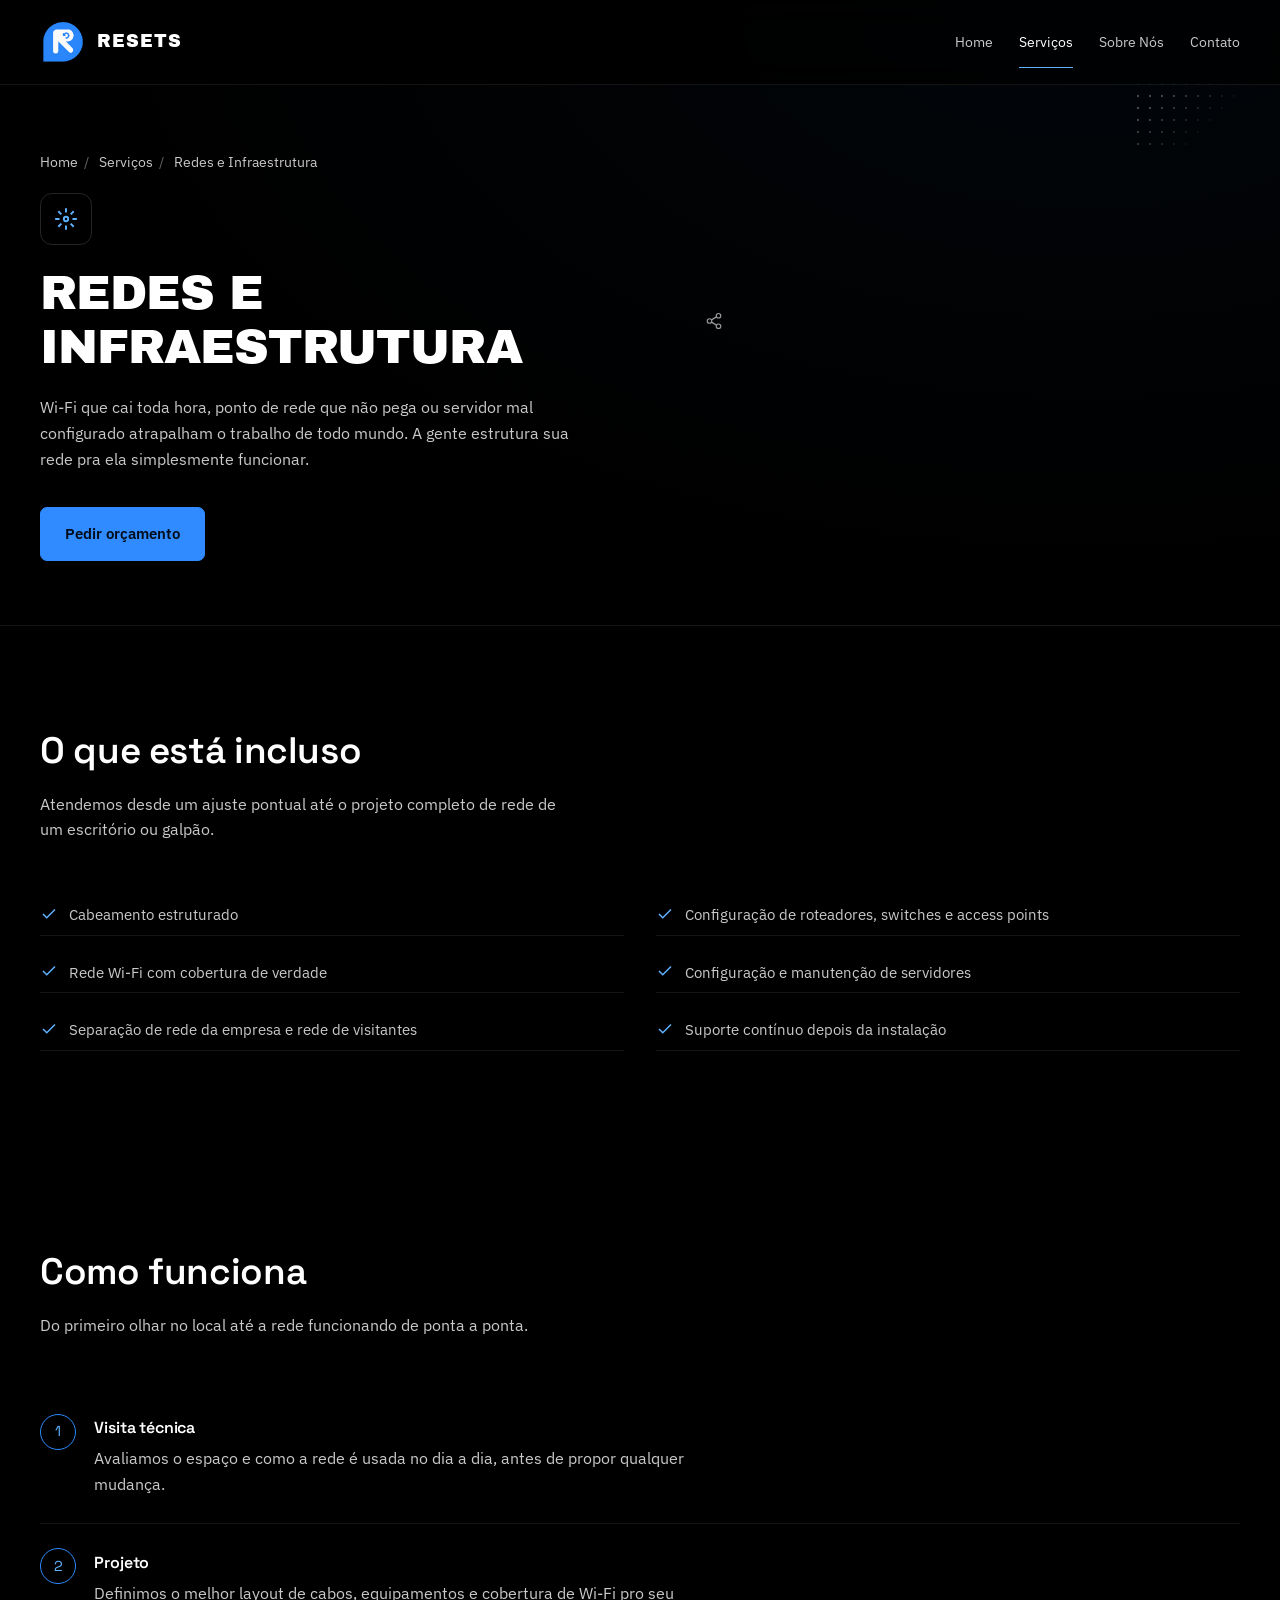
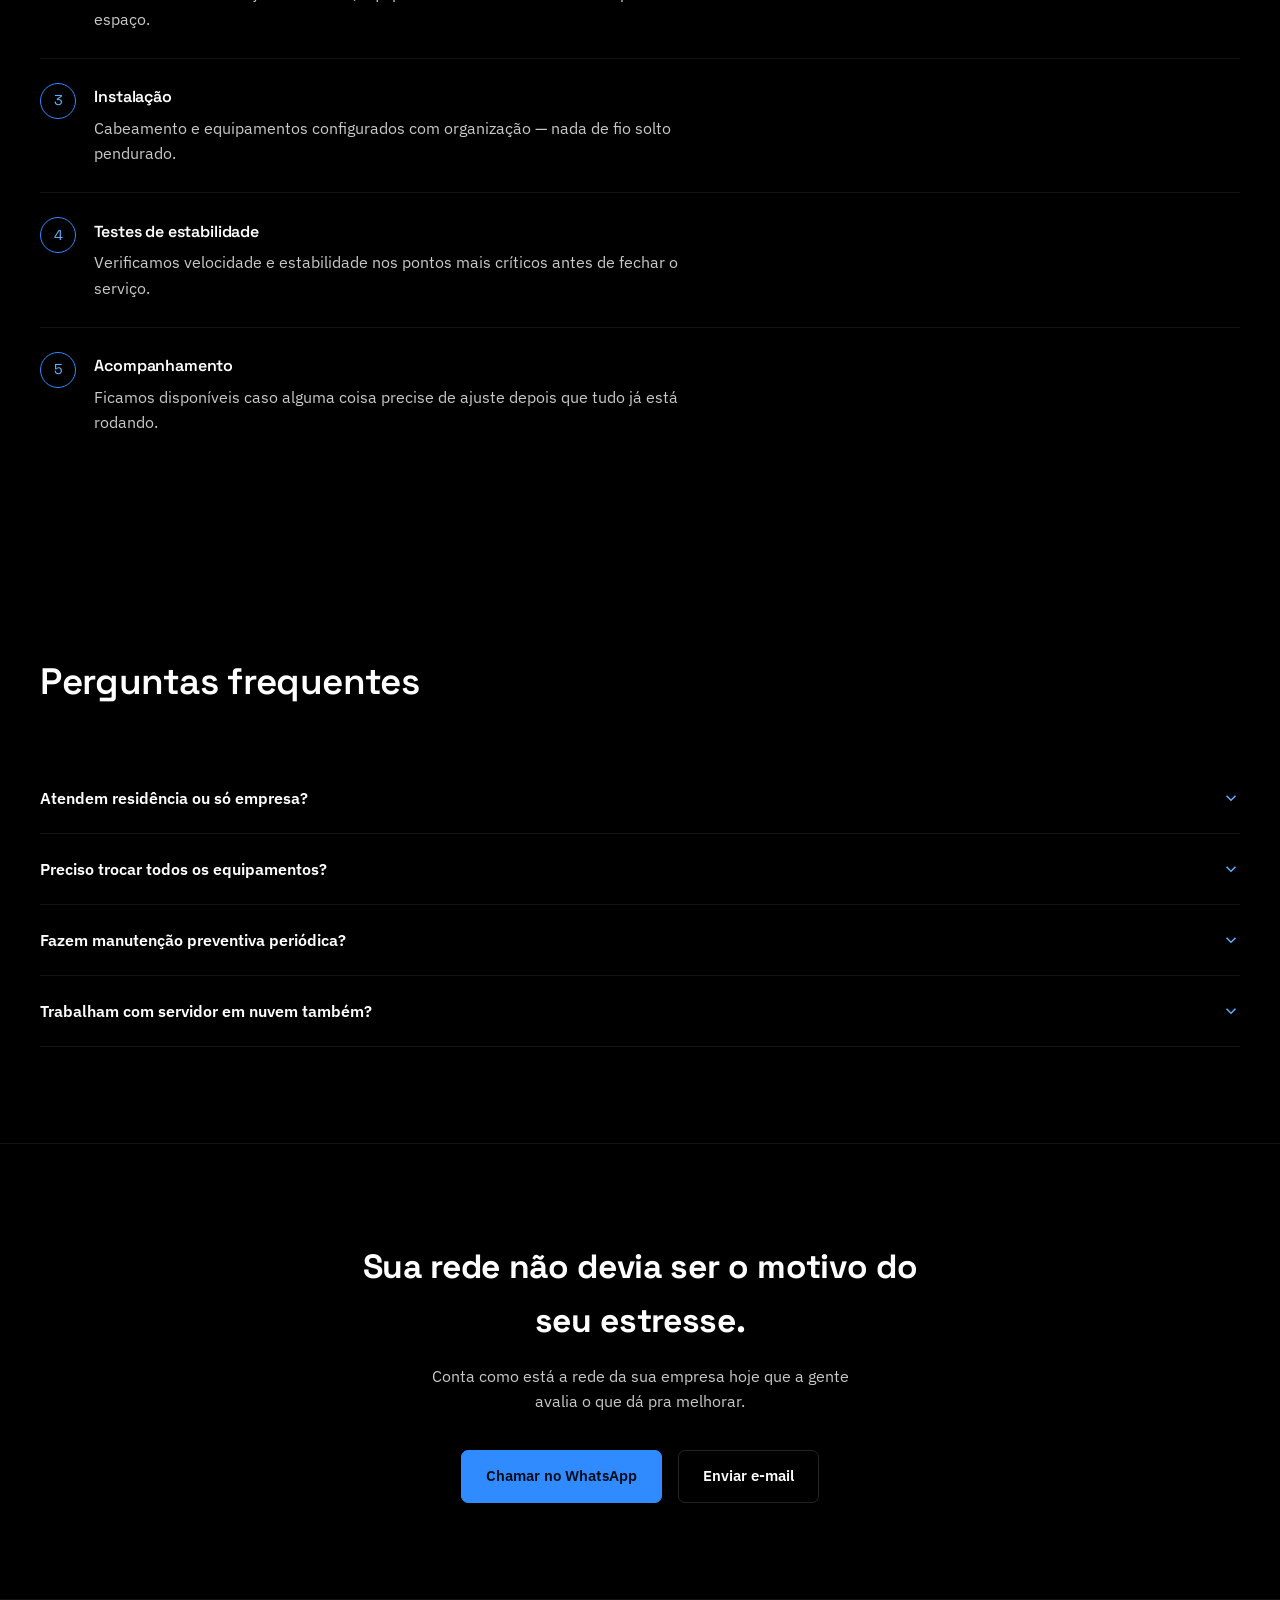
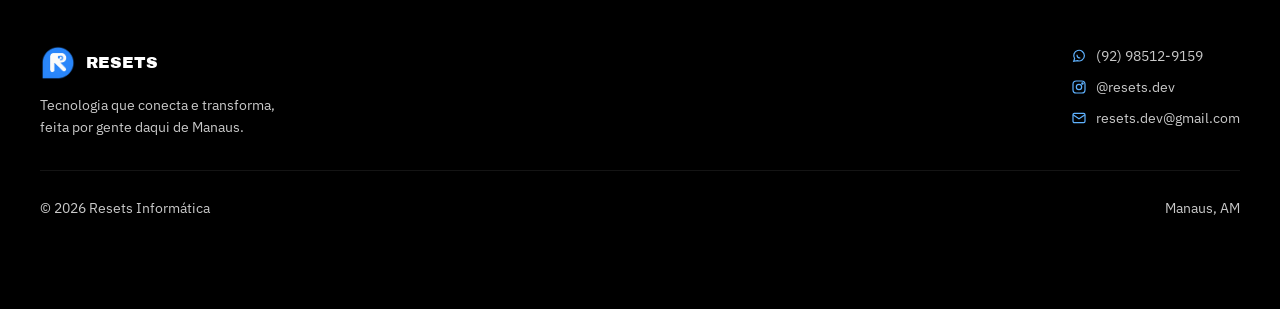
<file: servicos/redes-e-infraestrutura.html>
<!DOCTYPE html>
<html lang="pt-BR">
<head>
<meta charset="UTF-8">
<meta name="viewport" content="width=device-width, initial-scale=1.0">
<title>Redes e Infraestrutura — Resets Informática</title>
<link rel="icon" type="image/jpeg" href="logo.jpeg">
<meta name="description" content="Instalação, configuração e manutenção de redes e servidores pela Resets Informática, em Manaus.">

<link rel="preconnect" href="https://fonts.googleapis.com">
<link rel="preconnect" href="https://fonts.gstatic.com" crossorigin>
<link href="https://fonts.googleapis.com/css2?family=Archivo+Black&family=Space+Grotesk:wght@500;600;700&family=IBM+Plex+Sans:wght@400;500;600&display=swap" rel="stylesheet">
<link rel="stylesheet" href="../assets/style.css">
<link rel="stylesheet" href="../assets/redesign.css">
</head>
<body>

<header>
  <div class="wrap nav">
    <a href="../index.html" class="brand">
      <img class="mark" src="../assets/logo-resets.png" alt="" width="44" height="44">
      RESETS
    </a>
    <nav class="menu" id="menu">
      <a href="../index.html">Home</a>
      <a href="../index.html#servicos" class="is-active">Serviços</a>
      <a href="../index.html#sobre">Sobre Nós</a>
      <a href="../index.html#contato">Contato</a>
    </nav>
    <button class="menu-toggle" id="menuToggle" aria-label="Abrir menu" aria-expanded="false">
      <svg width="18" height="18" viewBox="0 0 24 24" fill="none" stroke="currentColor" stroke-width="2">
        <line x1="3" y1="6" x2="21" y2="6"/><line x1="3" y1="12" x2="21" y2="12"/><line x1="3" y1="18" x2="21" y2="18"/>
      </svg>
    </button>
  </div>
</header>

<section class="page-hero">
  <div class="dot-corner" aria-hidden="true"></div>
  <div class="wrap">
    <div class="breadcrumb">
      <a href="../index.html">Home</a><span class="sep">/</span>
      <a href="../index.html#servicos">Serviços</a><span class="sep">/</span>
      Redes e Infraestrutura
    </div>

    <div class="page-hero-icon">
      <svg width="26" height="26" viewBox="0 0 24 24" fill="none" stroke="currentColor" stroke-width="1.8">
        <circle cx="12" cy="12" r="2"/><path d="M12 2v4M12 18v4M2 12h4M18 12h4M4.9 4.9l2.8 2.8M16.3 16.3l2.8 2.8M4.9 19.1l2.8-2.8M16.3 7.7l2.8-2.8"/>
      </svg>
    </div>

    <h1>Redes e Infraestrutura</h1>
    <p class="lead">Wi-Fi que cai toda hora, ponto de rede que não pega ou servidor mal configurado atrapalham o trabalho de todo mundo. A gente estrutura sua rede pra ela simplesmente funcionar.</p>

    <div class="hero-actions">
      <a href="../orcamento.html?servico=redes" class="btn btn-primary">Pedir orçamento</a>
    </div>
  </div>
</section>

<section>
  <div class="wrap">
    <div class="section-head reveal">
      <h2>O que está incluso</h2>
      <p>Atendemos desde um ajuste pontual até o projeto completo de rede de um escritório ou galpão.</p>
    </div>

    <ul class="checklist reveal">
      <li><svg viewBox="0 0 24 24" fill="none" stroke="currentColor" stroke-width="2"><path d="M20 6L9 17l-5-5"/></svg> Cabeamento estruturado</li>
      <li><svg viewBox="0 0 24 24" fill="none" stroke="currentColor" stroke-width="2"><path d="M20 6L9 17l-5-5"/></svg> Configuração de roteadores, switches e access points</li>
      <li><svg viewBox="0 0 24 24" fill="none" stroke="currentColor" stroke-width="2"><path d="M20 6L9 17l-5-5"/></svg> Rede Wi-Fi com cobertura de verdade</li>
      <li><svg viewBox="0 0 24 24" fill="none" stroke="currentColor" stroke-width="2"><path d="M20 6L9 17l-5-5"/></svg> Configuração e manutenção de servidores</li>
      <li><svg viewBox="0 0 24 24" fill="none" stroke="currentColor" stroke-width="2"><path d="M20 6L9 17l-5-5"/></svg> Separação de rede da empresa e rede de visitantes</li>
      <li><svg viewBox="0 0 24 24" fill="none" stroke="currentColor" stroke-width="2"><path d="M20 6L9 17l-5-5"/></svg> Suporte contínuo depois da instalação</li>
    </ul>
  </div>
</section>

<section>
  <div class="wrap">
    <div class="section-head reveal">
      <h2>Como funciona</h2>
      <p>Do primeiro olhar no local até a rede funcionando de ponta a ponta.</p>
    </div>

    <ol class="steps reveal">
      <li><h3>Visita técnica</h3><p>Avaliamos o espaço e como a rede é usada no dia a dia, antes de propor qualquer mudança.</p></li>
      <li><h3>Projeto</h3><p>Definimos o melhor layout de cabos, equipamentos e cobertura de Wi-Fi pro seu espaço.</p></li>
      <li><h3>Instalação</h3><p>Cabeamento e equipamentos configurados com organização — nada de fio solto pendurado.</p></li>
      <li><h3>Testes de estabilidade</h3><p>Verificamos velocidade e estabilidade nos pontos mais críticos antes de fechar o serviço.</p></li>
      <li><h3>Acompanhamento</h3><p>Ficamos disponíveis caso alguma coisa precise de ajuste depois que tudo já está rodando.</p></li>
    </ol>
  </div>
</section>

<section>
  <div class="wrap">
    <div class="section-head reveal">
      <h2>Perguntas frequentes</h2>
    </div>

    <div class="faq-list reveal">
      <details class="faq-item">
        <summary>Atendem residência ou só empresa?<svg class="chev" viewBox="0 0 24 24" fill="none" stroke="currentColor" stroke-width="2"><path d="M6 9l6 6 6-6"/></svg></summary>
        <p>Atendemos os dois — de uma casa com Wi-Fi fraco até a rede completa de um escritório.</p>
      </details>
      <details class="faq-item">
        <summary>Preciso trocar todos os equipamentos?<svg class="chev" viewBox="0 0 24 24" fill="none" stroke="currentColor" stroke-width="2"><path d="M6 9l6 6 6-6"/></svg></summary>
        <p>Nem sempre. A gente avalia o que já existe e só sugere trocar o que realmente está limitando a rede.</p>
      </details>
      <details class="faq-item">
        <summary>Fazem manutenção preventiva periódica?<svg class="chev" viewBox="0 0 24 24" fill="none" stroke="currentColor" stroke-width="2"><path d="M6 9l6 6 6-6"/></svg></summary>
        <p>Sim, oferecemos planos de acompanhamento pra evitar que pequenos problemas virem uma dor de cabeça maior.</p>
      </details>
      <details class="faq-item">
        <summary>Trabalham com servidor em nuvem também?<svg class="chev" viewBox="0 0 24 24" fill="none" stroke="currentColor" stroke-width="2"><path d="M6 9l6 6 6-6"/></svg></summary>
        <p>Sim, configuramos tanto infraestrutura local quanto servidores em nuvem, conforme o que fizer mais sentido pro seu caso.</p>
      </details>
    </div>
  </div>
</section>

<section class="cta">
  <div class="wrap reveal">
    <h2>Sua rede não devia ser o motivo do seu estresse.</h2>
    <p>Conta como está a rede da sua empresa hoje que a gente avalia o que dá pra melhorar.</p>
    <div class="hero-actions">
      <a href="https://wa.me/5592985129159" class="btn btn-primary" target="_blank" rel="noopener">Chamar no WhatsApp</a>
      <a href="mailto:resets.dev@gmail.com" class="btn btn-ghost">Enviar e-mail</a>
    </div>
  </div>
</section>

<footer>
  <div class="wrap">
    <div class="footer-grid">
      <div>
        <a href="../index.html" class="footer-brand">
          <img class="mark" src="../assets/logo-resets.png" alt="" width="44" height="44">
          RESETS
        </a>
        <p style="margin:.8rem 0 0; max-width:32ch;">Tecnologia que conecta e transforma, feita por gente daqui de Manaus.</p>
      </div>
      <div class="footer-contact">
        <a href="https://wa.me/5592985129159" target="_blank" rel="noopener">
          <svg viewBox="0 0 24 24" fill="none" stroke="currentColor" stroke-width="1.8"><path d="M4 20l1.4-4.2A8 8 0 1 1 9.5 19L4 20z"/><path d="M9 10c0 3 2 5 5 5"/></svg>
          (92) 98512-9159
        </a>
        <a href="https://www.instagram.com/resets.dev" target="_blank" rel="noopener">
          <svg viewBox="0 0 24 24" fill="none" stroke="currentColor" stroke-width="1.8"><rect x="3" y="3" width="18" height="18" rx="5"/><circle cx="12" cy="12" r="4"/><circle cx="17.2" cy="6.8" r="1"/></svg>
          @resets.dev
        </a>
        <a href="mailto:resets.dev@gmail.com">
          <svg viewBox="0 0 24 24" fill="none" stroke="currentColor" stroke-width="1.8"><rect x="3" y="5" width="18" height="14" rx="2"/><path d="M3 7l9 6 9-6"/></svg>
          resets.dev@gmail.com
        </a>
      </div>
    </div>
    <div class="footer-bottom">
      <span>© <span id="year"></span> Resets Informática</span>
      <span>Manaus, AM</span>
    </div>
  </div>
</footer>

<script src="../assets/main.js"></script>
</body>
</html>
</file>
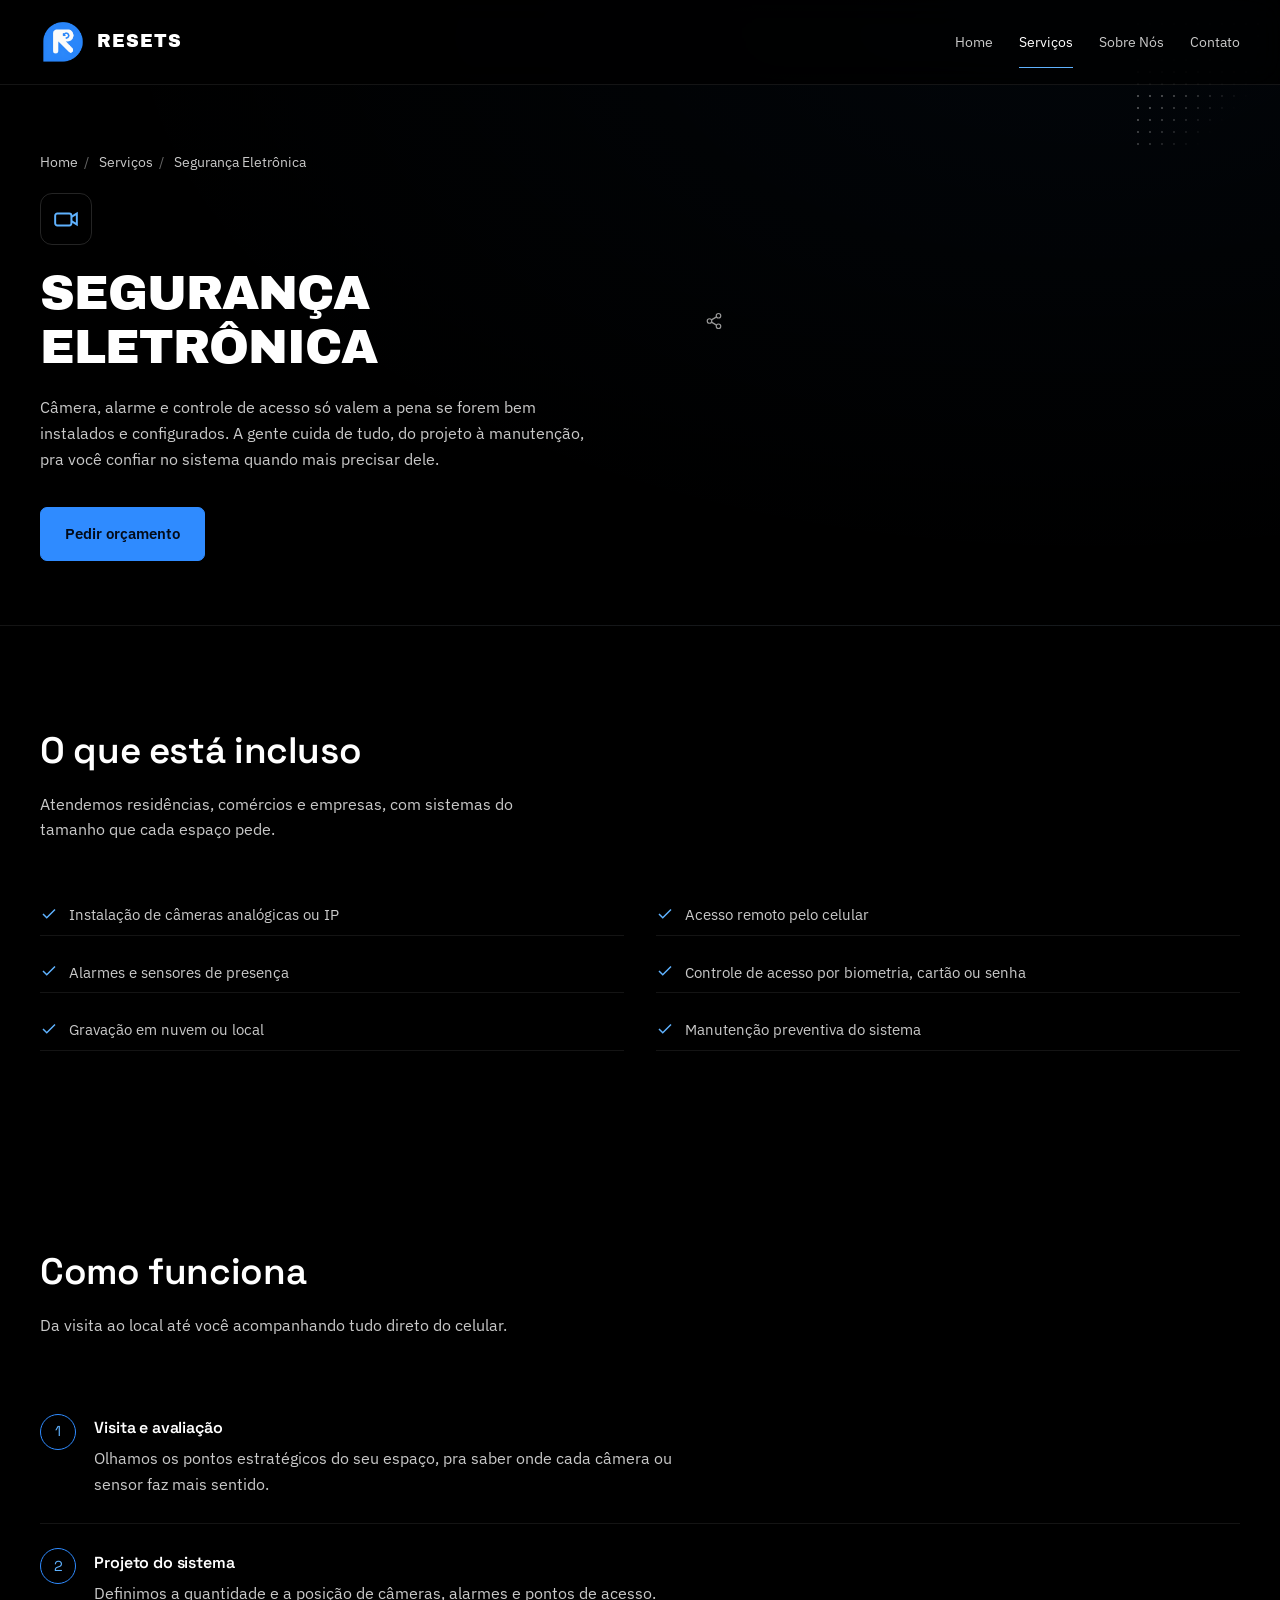
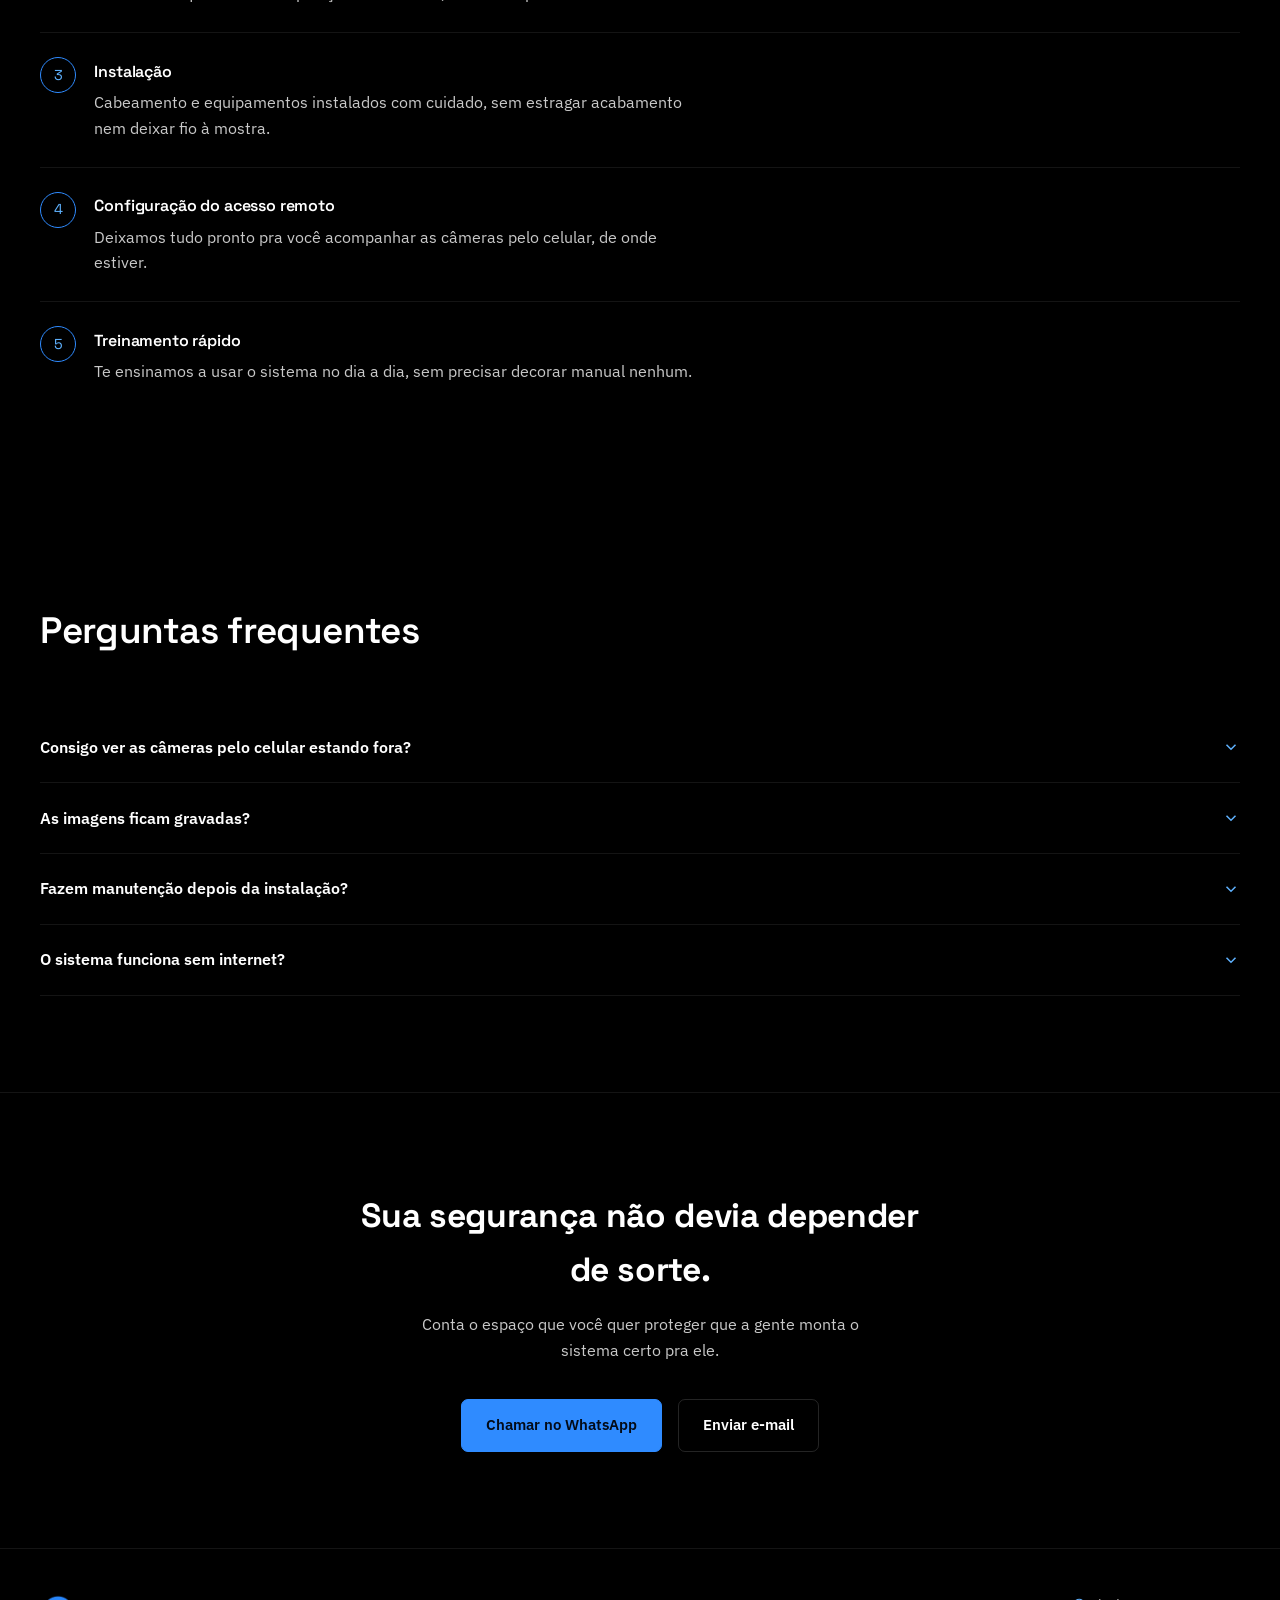
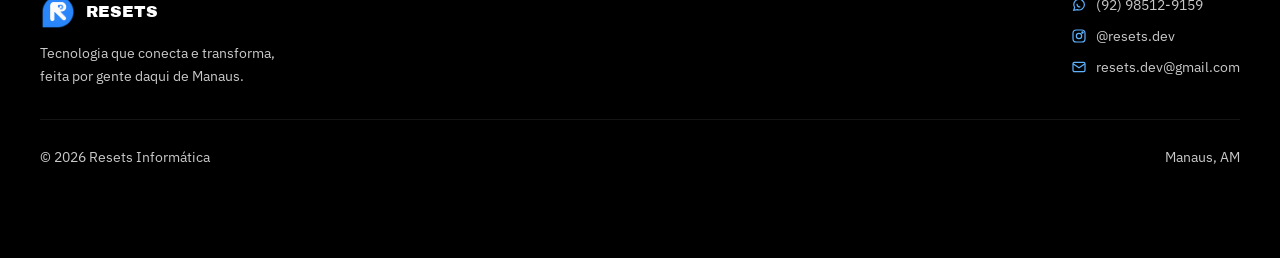
<file: servicos/seguranca-eletronica.html>
<!DOCTYPE html>
<html lang="pt-BR">
<head>
<meta charset="UTF-8">
<meta name="viewport" content="width=device-width, initial-scale=1.0">
<title>Segurança Eletrônica — Resets Informática</title>
<link rel="icon" type="image/jpeg" href="logo.jpeg">
<meta name="description" content="Câmeras, alarmes e controle de acesso instalados pela Resets Informática, em Manaus.">

<link rel="preconnect" href="https://fonts.googleapis.com">
<link rel="preconnect" href="https://fonts.gstatic.com" crossorigin>
<link href="https://fonts.googleapis.com/css2?family=Archivo+Black&family=Space+Grotesk:wght@500;600;700&family=IBM+Plex+Sans:wght@400;500;600&display=swap" rel="stylesheet">
<link rel="stylesheet" href="../assets/style.css">
<link rel="stylesheet" href="../assets/redesign.css">
</head>
<body>

<header>
  <div class="wrap nav">
    <a href="../index.html" class="brand">
      <img class="mark" src="../assets/logo-resets.png" alt="" width="44" height="44">
      RESETS
    </a>
    <nav class="menu" id="menu">
      <a href="../index.html">Home</a>
      <a href="../index.html#servicos" class="is-active">Serviços</a>
      <a href="../index.html#sobre">Sobre Nós</a>
      <a href="../index.html#contato">Contato</a>
    </nav>
    <button class="menu-toggle" id="menuToggle" aria-label="Abrir menu" aria-expanded="false">
      <svg width="18" height="18" viewBox="0 0 24 24" fill="none" stroke="currentColor" stroke-width="2">
        <line x1="3" y1="6" x2="21" y2="6"/><line x1="3" y1="12" x2="21" y2="12"/><line x1="3" y1="18" x2="21" y2="18"/>
      </svg>
    </button>
  </div>
</header>

<section class="page-hero">
  <div class="dot-corner" aria-hidden="true"></div>
  <div class="wrap">
    <div class="breadcrumb">
      <a href="../index.html">Home</a><span class="sep">/</span>
      <a href="../index.html#servicos">Serviços</a><span class="sep">/</span>
      Segurança Eletrônica
    </div>

    <div class="page-hero-icon">
      <svg width="26" height="26" viewBox="0 0 24 24" fill="none" stroke="currentColor" stroke-width="1.8">
        <rect x="2" y="7" width="15" height="11" rx="2"/><path d="M17 10l5-3v10l-5-3"/>
      </svg>
    </div>

    <h1>Segurança Eletrônica</h1>
    <p class="lead">Câmera, alarme e controle de acesso só valem a pena se forem bem instalados e configurados. A gente cuida de tudo, do projeto à manutenção, pra você confiar no sistema quando mais precisar dele.</p>

    <div class="hero-actions">
      <a href="../orcamento.html?servico=seguranca" class="btn btn-primary">Pedir orçamento</a>
    </div>
  </div>
</section>

<section>
  <div class="wrap">
    <div class="section-head reveal">
      <h2>O que está incluso</h2>
      <p>Atendemos residências, comércios e empresas, com sistemas do tamanho que cada espaço pede.</p>
    </div>

    <ul class="checklist reveal">
      <li><svg viewBox="0 0 24 24" fill="none" stroke="currentColor" stroke-width="2"><path d="M20 6L9 17l-5-5"/></svg> Instalação de câmeras analógicas ou IP</li>
      <li><svg viewBox="0 0 24 24" fill="none" stroke="currentColor" stroke-width="2"><path d="M20 6L9 17l-5-5"/></svg> Acesso remoto pelo celular</li>
      <li><svg viewBox="0 0 24 24" fill="none" stroke="currentColor" stroke-width="2"><path d="M20 6L9 17l-5-5"/></svg> Alarmes e sensores de presença</li>
      <li><svg viewBox="0 0 24 24" fill="none" stroke="currentColor" stroke-width="2"><path d="M20 6L9 17l-5-5"/></svg> Controle de acesso por biometria, cartão ou senha</li>
      <li><svg viewBox="0 0 24 24" fill="none" stroke="currentColor" stroke-width="2"><path d="M20 6L9 17l-5-5"/></svg> Gravação em nuvem ou local</li>
      <li><svg viewBox="0 0 24 24" fill="none" stroke="currentColor" stroke-width="2"><path d="M20 6L9 17l-5-5"/></svg> Manutenção preventiva do sistema</li>
    </ul>
  </div>
</section>

<section>
  <div class="wrap">
    <div class="section-head reveal">
      <h2>Como funciona</h2>
      <p>Da visita ao local até você acompanhando tudo direto do celular.</p>
    </div>

    <ol class="steps reveal">
      <li><h3>Visita e avaliação</h3><p>Olhamos os pontos estratégicos do seu espaço, pra saber onde cada câmera ou sensor faz mais sentido.</p></li>
      <li><h3>Projeto do sistema</h3><p>Definimos a quantidade e a posição de câmeras, alarmes e pontos de acesso.</p></li>
      <li><h3>Instalação</h3><p>Cabeamento e equipamentos instalados com cuidado, sem estragar acabamento nem deixar fio à mostra.</p></li>
      <li><h3>Configuração do acesso remoto</h3><p>Deixamos tudo pronto pra você acompanhar as câmeras pelo celular, de onde estiver.</p></li>
      <li><h3>Treinamento rápido</h3><p>Te ensinamos a usar o sistema no dia a dia, sem precisar decorar manual nenhum.</p></li>
    </ol>
  </div>
</section>

<section>
  <div class="wrap">
    <div class="section-head reveal">
      <h2>Perguntas frequentes</h2>
    </div>

    <div class="faq-list reveal">
      <details class="faq-item">
        <summary>Consigo ver as câmeras pelo celular estando fora?<svg class="chev" viewBox="0 0 24 24" fill="none" stroke="currentColor" stroke-width="2"><path d="M6 9l6 6 6-6"/></svg></summary>
        <p>Sim, configuramos o acesso remoto pra você acompanhar tudo de onde estiver, com internet.</p>
      </details>
      <details class="faq-item">
        <summary>As imagens ficam gravadas?<svg class="chev" viewBox="0 0 24 24" fill="none" stroke="currentColor" stroke-width="2"><path d="M6 9l6 6 6-6"/></svg></summary>
        <p>Sim, você escolhe entre gravação em nuvem ou num gravador local, conforme o que fizer mais sentido pro seu orçamento.</p>
      </details>
      <details class="faq-item">
        <summary>Fazem manutenção depois da instalação?<svg class="chev" viewBox="0 0 24 24" fill="none" stroke="currentColor" stroke-width="2"><path d="M6 9l6 6 6-6"/></svg></summary>
        <p>Sim, oferecemos revisão periódica pra garantir que câmeras, sensores e gravador continuem funcionando direito.</p>
      </details>
      <details class="faq-item">
        <summary>O sistema funciona sem internet?<svg class="chev" viewBox="0 0 24 24" fill="none" stroke="currentColor" stroke-width="2"><path d="M6 9l6 6 6-6"/></svg></summary>
        <p>As câmeras com gravação local continuam funcionando sem internet. O acesso remoto pelo celular, esse depende de conexão.</p>
      </details>
    </div>
  </div>
</section>

<section class="cta">
  <div class="wrap reveal">
    <h2>Sua segurança não devia depender de sorte.</h2>
    <p>Conta o espaço que você quer proteger que a gente monta o sistema certo pra ele.</p>
    <div class="hero-actions">
      <a href="https://wa.me/5592985129159" class="btn btn-primary" target="_blank" rel="noopener">Chamar no WhatsApp</a>
      <a href="mailto:resets.dev@gmail.com" class="btn btn-ghost">Enviar e-mail</a>
    </div>
  </div>
</section>

<footer>
  <div class="wrap">
    <div class="footer-grid">
      <div>
        <a href="../index.html" class="footer-brand">
          <img class="mark" src="../assets/logo-resets.png" alt="" width="44" height="44">
          RESETS
        </a>
        <p style="margin:.8rem 0 0; max-width:32ch;">Tecnologia que conecta e transforma, feita por gente daqui de Manaus.</p>
      </div>
      <div class="footer-contact">
        <a href="https://wa.me/5592985129159" target="_blank" rel="noopener">
          <svg viewBox="0 0 24 24" fill="none" stroke="currentColor" stroke-width="1.8"><path d="M4 20l1.4-4.2A8 8 0 1 1 9.5 19L4 20z"/><path d="M9 10c0 3 2 5 5 5"/></svg>
          (92) 98512-9159
        </a>
        <a href="https://www.instagram.com/resets.dev" target="_blank" rel="noopener">
          <svg viewBox="0 0 24 24" fill="none" stroke="currentColor" stroke-width="1.8"><rect x="3" y="3" width="18" height="18" rx="5"/><circle cx="12" cy="12" r="4"/><circle cx="17.2" cy="6.8" r="1"/></svg>
          @resets.dev
        </a>
        <a href="mailto:resets.dev@gmail.com">
          <svg viewBox="0 0 24 24" fill="none" stroke="currentColor" stroke-width="1.8"><rect x="3" y="5" width="18" height="14" rx="2"/><path d="M3 7l9 6 9-6"/></svg>
          resets.dev@gmail.com
        </a>
      </div>
    </div>
    <div class="footer-bottom">
      <span>© <span id="year"></span> Resets Informática</span>
      <span>Manaus, AM</span>
    </div>
  </div>
</footer>

<script src="../assets/main.js"></script>
</body>
</html>
</file>
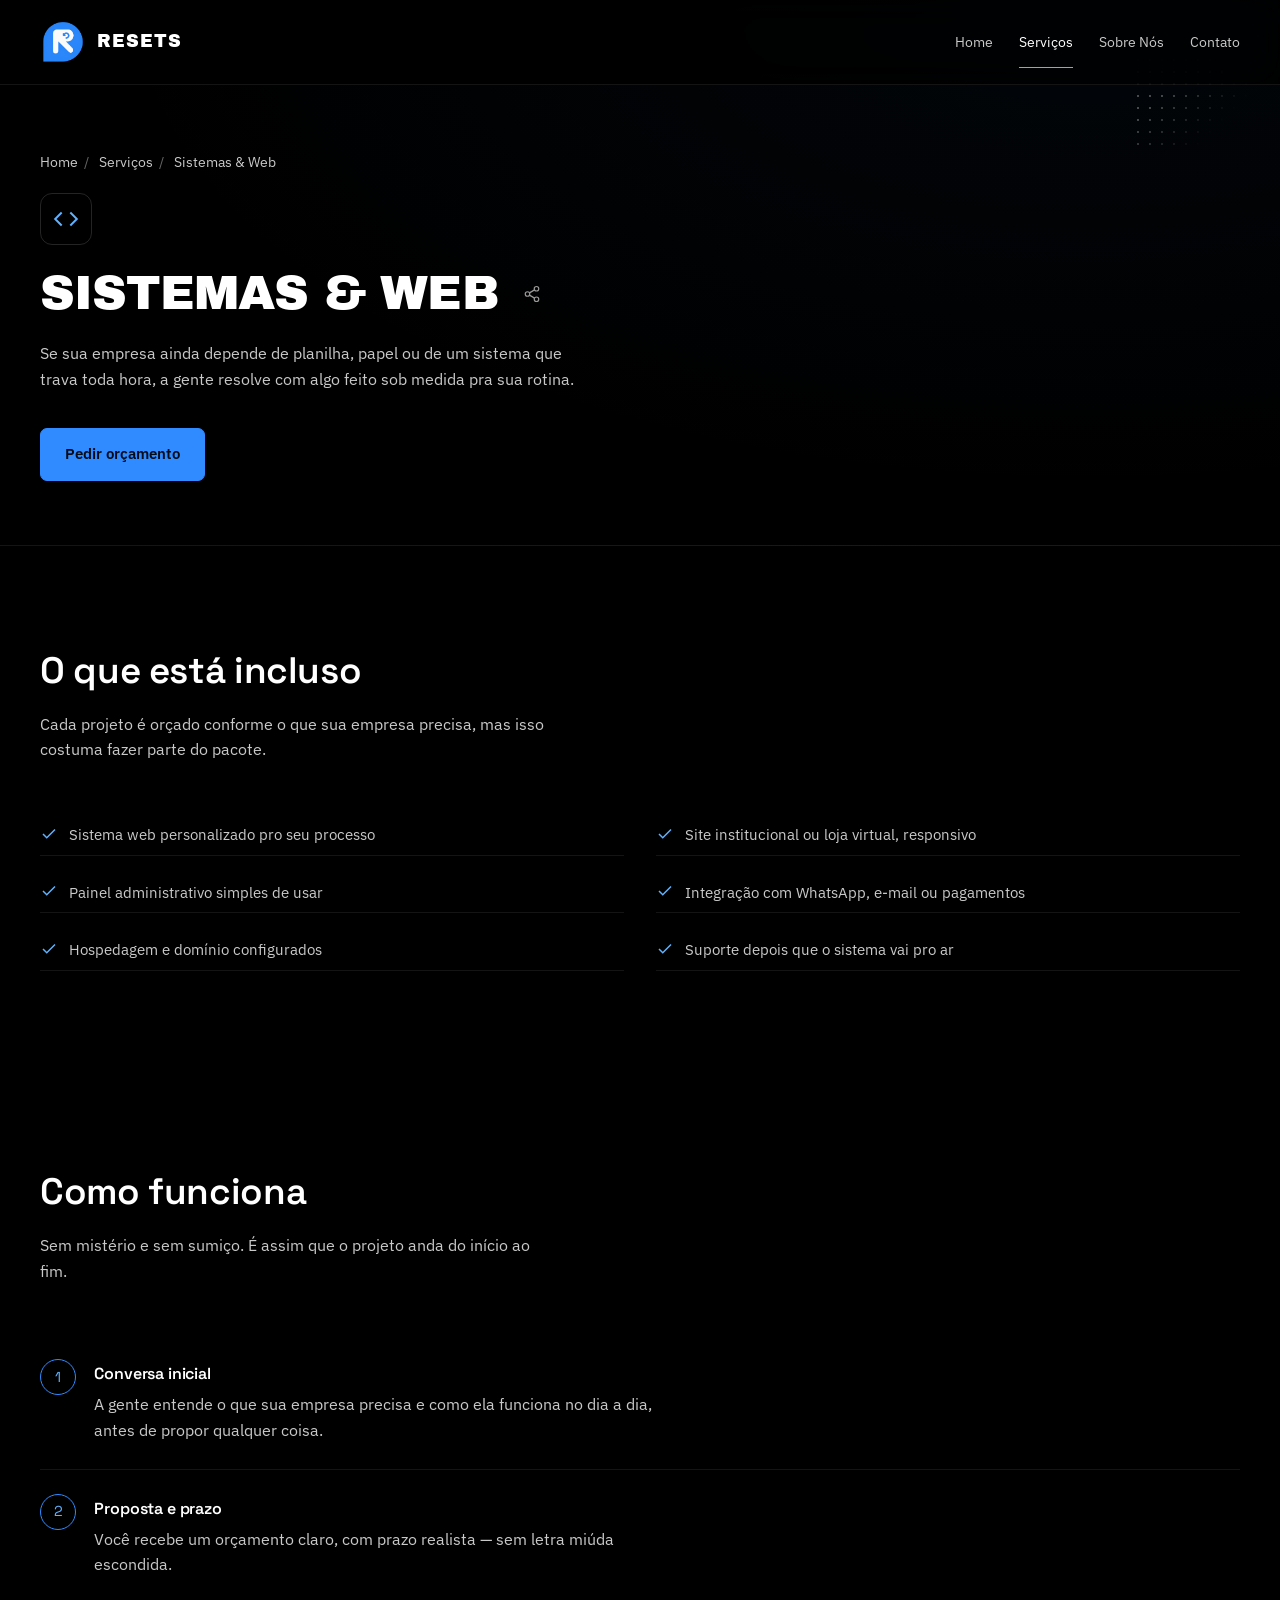
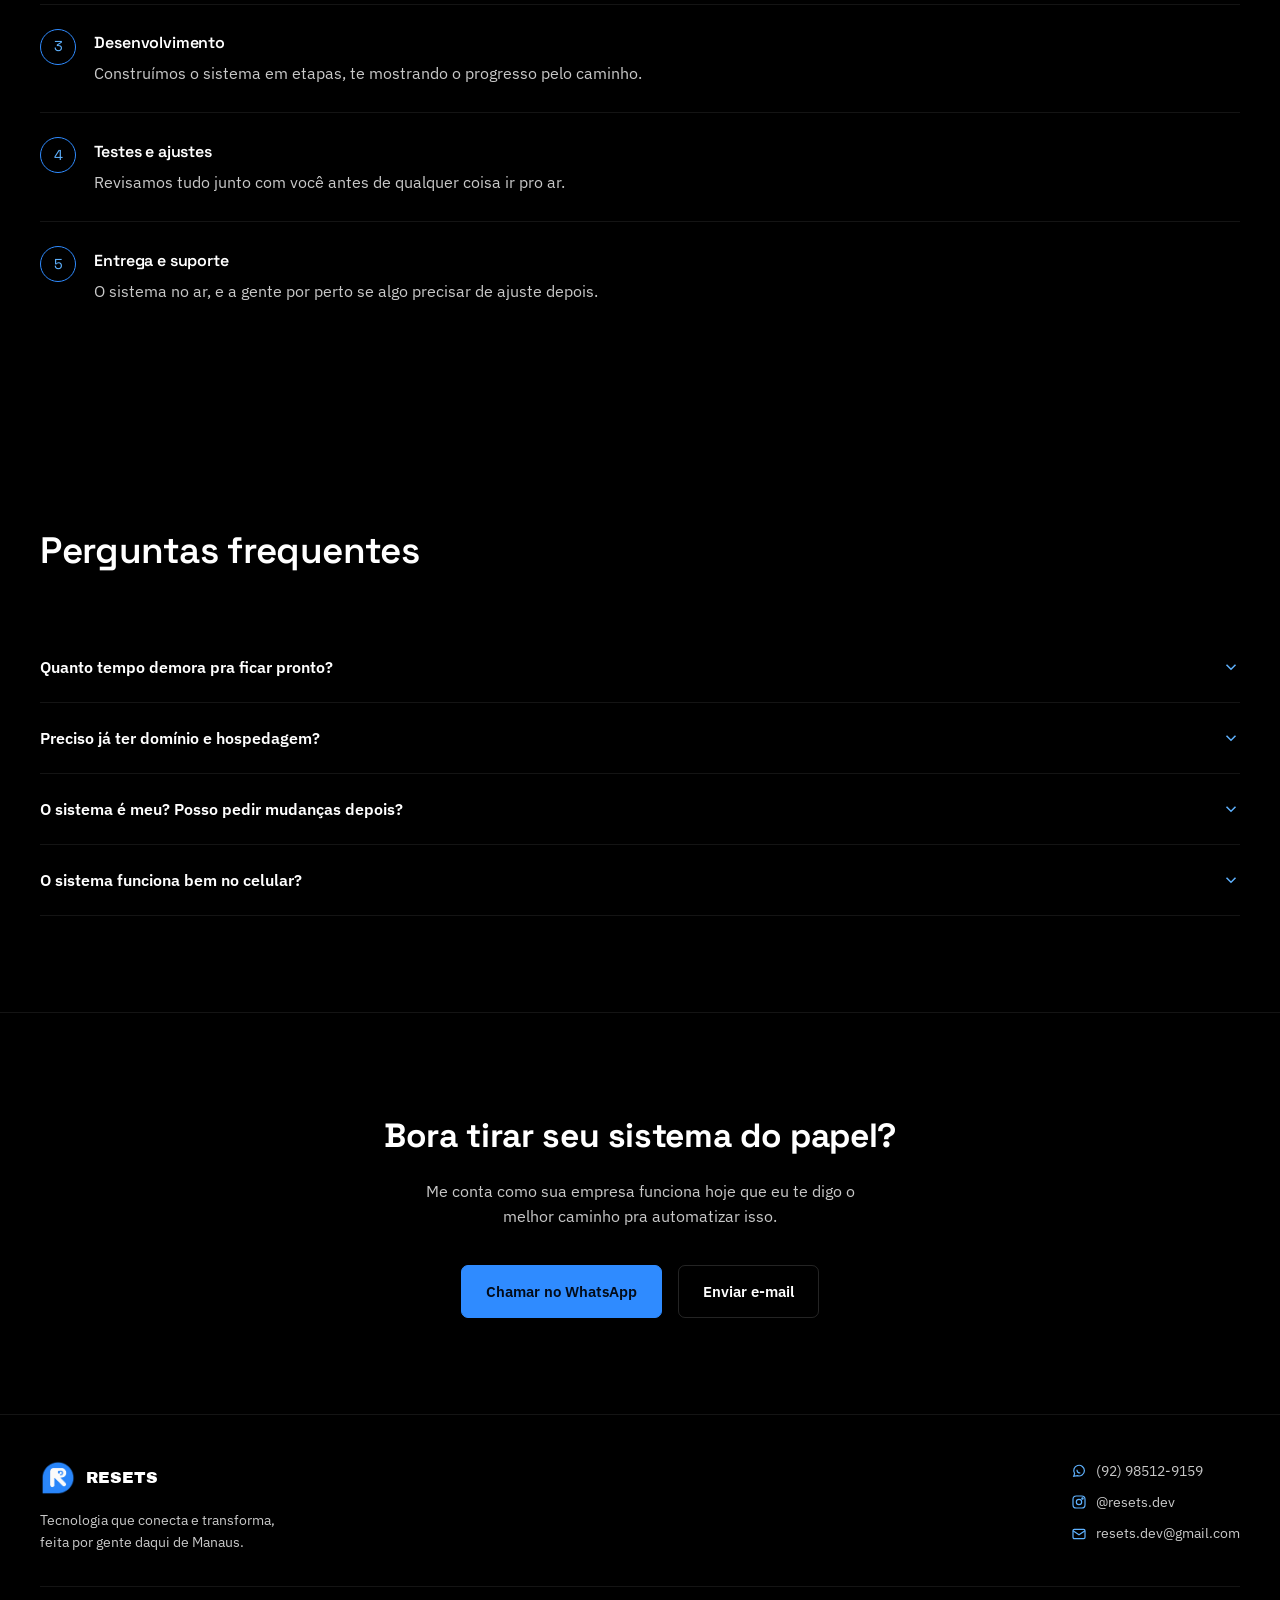
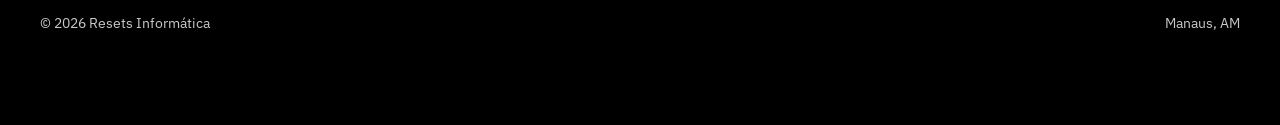
<file: servicos/sistemas-e-web.html>
<!DOCTYPE html>
<html lang="pt-BR">
<head>
<meta charset="UTF-8">
<meta name="viewport" content="width=device-width, initial-scale=1.0">
<title>Sistemas & Web — Resets Informática</title>
<link rel="icon" type="image/jpeg" href="logo.jpeg">
<meta name="description" content="Desenvolvimento de sistemas e sites personalizados pela Resets Informática, em Manaus.">

<link rel="preconnect" href="https://fonts.googleapis.com">
<link rel="preconnect" href="https://fonts.gstatic.com" crossorigin>
<link href="https://fonts.googleapis.com/css2?family=Archivo+Black&family=Space+Grotesk:wght@500;600;700&family=IBM+Plex+Sans:wght@400;500;600&display=swap" rel="stylesheet">
<link rel="stylesheet" href="../assets/style.css">
<link rel="stylesheet" href="../assets/redesign.css">
</head>
<body>

<header>
  <div class="wrap nav">
    <a href="../index.html" class="brand">
      <img class="mark" src="../assets/logo-resets.png" alt="" width="44" height="44">
      RESETS
    </a>
    <nav class="menu" id="menu">
      <a href="../index.html">Home</a>
      <a href="../index.html#servicos" class="is-active">Serviços</a>
      <a href="../index.html#sobre">Sobre Nós</a>
      <a href="../index.html#contato">Contato</a>
    </nav>
    <button class="menu-toggle" id="menuToggle" aria-label="Abrir menu" aria-expanded="false">
      <svg width="18" height="18" viewBox="0 0 24 24" fill="none" stroke="currentColor" stroke-width="2">
        <line x1="3" y1="6" x2="21" y2="6"/><line x1="3" y1="12" x2="21" y2="12"/><line x1="3" y1="18" x2="21" y2="18"/>
      </svg>
    </button>
  </div>
</header>

<!-- ============================================================
     HERO DA PÁGINA
     ============================================================ -->
<section class="page-hero">
  <div class="dot-corner" aria-hidden="true"></div>
  <div class="wrap">
    <div class="breadcrumb">
      <a href="../index.html">Home</a><span class="sep">/</span>
      <a href="../index.html#servicos">Serviços</a><span class="sep">/</span>
      Sistemas &amp; Web
    </div>

    <div class="page-hero-icon">
      <svg width="26" height="26" viewBox="0 0 24 24" fill="none" stroke="currentColor" stroke-width="1.8">
        <polyline points="8 6 2 12 8 18"/><polyline points="16 6 22 12 16 18"/>
      </svg>
    </div>

    <h1>Sistemas &amp; Web</h1>
    <p class="lead">Se sua empresa ainda depende de planilha, papel ou de um sistema que trava toda hora, a gente resolve com algo feito sob medida pra sua rotina.</p>

    <div class="hero-actions">
      <a href="../orcamento.html?servico=sistemas" class="btn btn-primary">Pedir orçamento</a>
    </div>
  </div>
</section>

<!-- ============================================================
     O QUE ESTÁ INCLUSO
     ============================================================ -->
<section>
  <div class="wrap">
    <div class="section-head reveal">
      <h2>O que está incluso</h2>
      <p>Cada projeto é orçado conforme o que sua empresa precisa, mas isso costuma fazer parte do pacote.</p>
    </div>

    <ul class="checklist reveal">
      <li><svg viewBox="0 0 24 24" fill="none" stroke="currentColor" stroke-width="2"><path d="M20 6L9 17l-5-5"/></svg> Sistema web personalizado pro seu processo</li>
      <li><svg viewBox="0 0 24 24" fill="none" stroke="currentColor" stroke-width="2"><path d="M20 6L9 17l-5-5"/></svg> Site institucional ou loja virtual, responsivo</li>
      <li><svg viewBox="0 0 24 24" fill="none" stroke="currentColor" stroke-width="2"><path d="M20 6L9 17l-5-5"/></svg> Painel administrativo simples de usar</li>
      <li><svg viewBox="0 0 24 24" fill="none" stroke="currentColor" stroke-width="2"><path d="M20 6L9 17l-5-5"/></svg> Integração com WhatsApp, e-mail ou pagamentos</li>
      <li><svg viewBox="0 0 24 24" fill="none" stroke="currentColor" stroke-width="2"><path d="M20 6L9 17l-5-5"/></svg> Hospedagem e domínio configurados</li>
      <li><svg viewBox="0 0 24 24" fill="none" stroke="currentColor" stroke-width="2"><path d="M20 6L9 17l-5-5"/></svg> Suporte depois que o sistema vai pro ar</li>
    </ul>
  </div>
</section>

<!-- ============================================================
     COMO FUNCIONA
     ============================================================ -->
<section>
  <div class="wrap">
    <div class="section-head reveal">
      <h2>Como funciona</h2>
      <p>Sem mistério e sem sumiço. É assim que o projeto anda do início ao fim.</p>
    </div>

    <ol class="steps reveal">
      <li><h3>Conversa inicial</h3><p>A gente entende o que sua empresa precisa e como ela funciona no dia a dia, antes de propor qualquer coisa.</p></li>
      <li><h3>Proposta e prazo</h3><p>Você recebe um orçamento claro, com prazo realista — sem letra miúda escondida.</p></li>
      <li><h3>Desenvolvimento</h3><p>Construímos o sistema em etapas, te mostrando o progresso pelo caminho.</p></li>
      <li><h3>Testes e ajustes</h3><p>Revisamos tudo junto com você antes de qualquer coisa ir pro ar.</p></li>
      <li><h3>Entrega e suporte</h3><p>O sistema no ar, e a gente por perto se algo precisar de ajuste depois.</p></li>
    </ol>
  </div>
</section>

<!-- ============================================================
     FAQ
     ============================================================ -->
<section>
  <div class="wrap">
    <div class="section-head reveal">
      <h2>Perguntas frequentes</h2>
    </div>

    <div class="faq-list reveal">
      <details class="faq-item">
        <summary>Quanto tempo demora pra ficar pronto?<svg class="chev" viewBox="0 0 24 24" fill="none" stroke="currentColor" stroke-width="2"><path d="M6 9l6 6 6-6"/></svg></summary>
        <p>Depende da complexidade, mas a maioria dos projetos fica pronta entre 3 e 8 semanas. A gente te passa um prazo real já na proposta.</p>
      </details>
      <details class="faq-item">
        <summary>Preciso já ter domínio e hospedagem?<svg class="chev" viewBox="0 0 24 24" fill="none" stroke="currentColor" stroke-width="2"><path d="M6 9l6 6 6-6"/></svg></summary>
        <p>Não. Se você ainda não tiver, a gente ajuda a registrar o domínio e configurar a hospedagem certa pro seu caso.</p>
      </details>
      <details class="faq-item">
        <summary>O sistema é meu? Posso pedir mudanças depois?<svg class="chev" viewBox="0 0 24 24" fill="none" stroke="currentColor" stroke-width="2"><path d="M6 9l6 6 6-6"/></svg></summary>
        <p>Sim, o código é seu. Ajustes depois da entrega podem entrar num plano de suporte ou ser orçados à parte, conforme o tamanho da mudança.</p>
      </details>
      <details class="faq-item">
        <summary>O sistema funciona bem no celular?<svg class="chev" viewBox="0 0 24 24" fill="none" stroke="currentColor" stroke-width="2"><path d="M6 9l6 6 6-6"/></svg></summary>
        <p>Sim, todo projeto é feito responsivo — testamos em celular, tablet e computador antes de entregar.</p>
      </details>
    </div>
  </div>
</section>

<!-- ============================================================
     CTA FINAL
     ============================================================ -->
<section class="cta">
  <div class="wrap reveal">
    <h2>Bora tirar seu sistema do papel?</h2>
    <p>Me conta como sua empresa funciona hoje que eu te digo o melhor caminho pra automatizar isso.</p>
    <div class="hero-actions">
      <a href="https://wa.me/5592985129159" class="btn btn-primary" target="_blank" rel="noopener">Chamar no WhatsApp</a>
      <a href="mailto:resets.dev@gmail.com" class="btn btn-ghost">Enviar e-mail</a>
    </div>
  </div>
</section>

<footer>
  <div class="wrap">
    <div class="footer-grid">
      <div>
        <a href="../index.html" class="footer-brand">
          <img class="mark" src="../assets/logo-resets.png" alt="" width="44" height="44">
          RESETS
        </a>
        <p style="margin:.8rem 0 0; max-width:32ch;">Tecnologia que conecta e transforma, feita por gente daqui de Manaus.</p>
      </div>
      <div class="footer-contact">
        <a href="https://wa.me/5592985129159" target="_blank" rel="noopener">
          <svg viewBox="0 0 24 24" fill="none" stroke="currentColor" stroke-width="1.8"><path d="M4 20l1.4-4.2A8 8 0 1 1 9.5 19L4 20z"/><path d="M9 10c0 3 2 5 5 5"/></svg>
          (92) 98512-9159
        </a>
        <a href="https://www.instagram.com/resets.dev" target="_blank" rel="noopener">
          <svg viewBox="0 0 24 24" fill="none" stroke="currentColor" stroke-width="1.8"><rect x="3" y="3" width="18" height="18" rx="5"/><circle cx="12" cy="12" r="4"/><circle cx="17.2" cy="6.8" r="1"/></svg>
          @resets.dev
        </a>
        <a href="mailto:resets.dev@gmail.com">
          <svg viewBox="0 0 24 24" fill="none" stroke="currentColor" stroke-width="1.8"><rect x="3" y="5" width="18" height="14" rx="2"/><path d="M3 7l9 6 9-6"/></svg>
          resets.dev@gmail.com
        </a>
      </div>
    </div>
    <div class="footer-bottom">
      <span>© <span id="year"></span> Resets Informática</span>
      <span>Manaus, AM</span>
    </div>
  </div>
</footer>

<script src="../assets/main.js"></script>
</body>
</html>
</file>
<file: assets/style.css>
/* ============================================================
   RESETS INFORMÁTICA — folha de estilo compartilhada
   Usada pela home e por todas as páginas de serviço em /servicos
   ============================================================ */

/* ======================================================
   TOKENS — variáveis de cor, tipografia e espaçamento
   ====================================================== */
:root{
  --bg: #000000;
  --bg-soft: #0a0a0a;
  --text: #ffffff;
  --text-dim: #c9c9c9;
  --line: rgba(255,255,255,0.14);
  --line-soft: rgba(255,255,255,0.08);
  --blue: #2f8bff;      /* azul elétrico principal */
  --blue-bright: #5fb2ff;
  --blue-glow: rgba(47,139,255,0.45);

  --font-head: 'Space Grotesk', sans-serif;
  --font-display: 'Archivo Black', sans-serif; /* peso "chapado" do logotipo e do headline */
  --font-body: 'IBM Plex Sans', sans-serif;

  --maxw: 1180px;
  --gap: clamp(1rem, 2vw, 2rem);
}

*{ box-sizing: border-box; }
html{ scroll-behavior: smooth; }

body{
  margin:0;
  background: var(--bg);
  color: var(--text);
  font-family: var(--font-body);
  line-height: 1.6;
  -webkit-font-smoothing: antialiased;
}

img, svg{ display:block; max-width:100%; }
a{ color: inherit; text-decoration:none; }

.wrap{
  max-width: var(--maxw);
  margin: 0 auto;
  padding: 0 clamp(1.25rem, 4vw, 2.5rem);
}

h1,h2,h3{
  font-family: var(--font-head);
  margin: 0;
  letter-spacing: -0.01em;
}

@media (prefers-reduced-motion: reduce){
  *{ animation-duration: 0.001ms !important; animation-iteration-count: 1 !important; transition-duration: 0.001ms !important; scroll-behavior: auto !important; }
}

/* ======================================================
   CABEÇALHO
   ====================================================== */
header{
  position: fixed;
  top:0; left:0; right:0;
  z-index: 100;
  background: rgba(0,0,0,0.72);
  backdrop-filter: blur(10px);
  border-bottom: 1px solid var(--line-soft);
}

.nav{
  display:flex;
  align-items:center;
  justify-content:space-between;
  height: 72px;
}

.brand{
  display:flex;
  align-items:center;
  gap:.7rem;
  font-family: var(--font-display);
  font-size:1.15rem;
  letter-spacing: .02em;
}

.brand .mark{
  width:44px; height:44px;
  background:transparent;
  display:block;
  object-fit:contain;
  flex-shrink:0;
}

nav.menu{
  display:flex;
  gap: clamp(1rem, 2.5vw, 2.2rem);
  font-size:.95rem;
  color: var(--text-dim);
}

nav.menu a{
  position:relative;
  padding: 4px 0;
  transition: color .2s ease;
}
nav.menu a::after{
  content:"";
  position:absolute;
  left:0; bottom:-2px;
  width:0%; height:1px;
  background: var(--blue-bright);
  transition: width .25s ease;
}
nav.menu a:hover, nav.menu a.is-active{ color: var(--text); }
nav.menu a:hover::after, nav.menu a.is-active::after{ width:100%; }

.menu-toggle{
  display:none;
  background:none;
  border:1px solid var(--line);
  border-radius:6px;
  width:40px; height:40px;
  color: var(--text);
  cursor:pointer;
}

/* ======================================================
   HERO (home)
   ====================================================== */
.hero{
  position: relative;
  padding: 168px 0 120px;
  overflow: hidden;
  border-bottom: 1px solid var(--line-soft);
}

.hero-mesh{
  position:absolute;
  inset:0;
  opacity:.35;
  pointer-events:none;
  background-image:
    linear-gradient(var(--line-soft) 1px, transparent 1px),
    linear-gradient(90deg, var(--line-soft) 1px, transparent 1px);
  background-size: 64px 64px;
  mask-image: radial-gradient(ellipse 70% 60% at 50% 20%, #000 40%, transparent 90%);
}

.hero-glow{
  position:absolute;
  top:-120px; right:-100px;
  width:520px; height:520px;
  background: radial-gradient(circle, var(--blue-glow) 0%, transparent 70%);
  filter: blur(10px);
  pointer-events:none;
}

.dot-corner{
  position:absolute;
  top: 18px;
  right: 18px;
  width: 130px;
  height: 130px;
  background-image: radial-gradient(rgba(255,255,255,0.55) 1.4px, transparent 1.4px);
  background-size: 12px 12px;
  -webkit-mask-image: linear-gradient(135deg, #000 40%, transparent 75%);
  mask-image: linear-gradient(135deg, #000 40%, transparent 75%);
  opacity:.5;
  pointer-events:none;
}

.eyebrow{
  display:inline-flex;
  align-items:center;
  gap:.5rem;
  color: var(--blue-bright);
  font-size:.85rem;
  margin-bottom: 1.4rem;
}
.eyebrow .dot{
  width:7px; height:7px;
  border-radius:50%;
  background: var(--blue-bright);
  box-shadow: 0 0 8px var(--blue-glow);
  animation: blink 2.4s ease-in-out infinite;
}
@keyframes blink{ 0%,100%{opacity:1;} 50%{opacity:.35;} }

.hero h1{
  font-family: var(--font-display);
  font-size: clamp(2rem, 4.6vw, 3.5rem);
  text-transform: uppercase;
  max-width: 16ch;
  line-height: 1.14;
  letter-spacing: -0.01em;
}
.hero h1 span{ color: var(--blue-bright); }

.hero p.lead{
  margin-top: 1.4rem;
  max-width: 46ch;
  color: var(--text-dim);
  font-size: 1.05rem;
}

.hero-actions{
  margin-top: 2.2rem;
  display:flex;
  gap: 1rem;
  flex-wrap: wrap;
}

.btn{
  display:inline-flex;
  align-items:center;
  gap:.5rem;
  padding: .85rem 1.5rem;
  border-radius: 8px;
  font-weight:600;
  font-size:.95rem;
  cursor:pointer;
  transition: transform .18s ease, box-shadow .18s ease, background .18s ease, border-color .18s ease;
}
.btn-primary{
  background: var(--blue);
  color:#fff;
  border: 1px solid var(--blue);
}
.btn-primary:hover{
  transform: translateY(-2px);
  box-shadow: 0 8px 24px var(--blue-glow);
  background: var(--blue-bright);
}
.btn-ghost{
  background: transparent;
  color: var(--text);
  border: 1px solid var(--line);
}
.btn-ghost:hover{
  border-color: var(--blue-bright);
  color: var(--blue-bright);
  transform: translateY(-2px);
}

/* ======================================================
   SEÇÕES — cabeçalho de seção
   ====================================================== */
section{ padding: 96px 0; }

.section-head{
  max-width: 52ch;
  margin-bottom: 3.2rem;
}
.section-head h2{
  font-size: clamp(1.6rem, 3vw, 2.3rem);
  font-weight:600;
}
.section-head p{
  color: var(--text-dim);
  margin-top:.7rem;
}

/* ======================================================
   SERVIÇOS — grade hexagonal modular (home)
   ====================================================== */
.hex-grid{
  display:flex;
  flex-direction:column;
  align-items:center;
  gap: 2.6rem;
}

.hex-row{
  display:flex;
  justify-content:center;
  flex-wrap:wrap;
  gap: 2.6rem;
}

.hex-card{
  width: 236px;
  display:flex;
  flex-direction:column;
  align-items:flex-start;
  gap: 1rem;
}
.hex-card.hex-card--featured{ width: 300px; }

.hex{
  position:relative;
  width: 100%;
  height: 240px;
  clip-path: polygon(50% 0%, 100% 25%, 100% 75%, 50% 100%, 0% 75%, 0% 25%);
  border: 1px solid var(--line);
  overflow:hidden;
  transition: transform .22s ease, box-shadow .22s ease, border-color .22s ease;
}
.hex-card--featured .hex{ height: 280px; }

.hex-card:hover .hex{
  transform: translateY(-6px) scale(1.03);
  border-color: var(--blue-bright);
  box-shadow: 0 0 30px var(--blue-glow);
}

.hex-tex{ position:absolute; inset:0; }

.hex-tex--code{
  background:
    repeating-linear-gradient(0deg, rgba(47,139,255,0.28) 0 2px, transparent 2px 18px),
    linear-gradient(160deg, #0b1a2c 0%, #05070a 65%);
}
.hex-tex--board{
  background:
    radial-gradient(circle at 30% 35%, rgba(255,255,255,0.12) 0 3px, transparent 4px) 0 0/26px 26px,
    linear-gradient(160deg, #17110a 0%, #05070a 65%);
}
.hex-tex--network{
  background:
    repeating-linear-gradient(115deg, rgba(47,139,255,0.5) 0 4px, transparent 4px 14px),
    linear-gradient(160deg, #05141f 0%, #05070a 65%);
}
.hex-tex--security{
  background:
    radial-gradient(circle at 70% 40%, rgba(255,255,255,0.10) 0 40%, transparent 70%),
    linear-gradient(160deg, #0a0a0a 0%, #050505 65%);
}

.hex-icon-badge{
  position:absolute;
  left: 50%;
  top: 50%;
  transform: translate(-50%,-50%);
  width:52px; height:52px;
  display:flex;
  align-items:center;
  justify-content:center;
  background: rgba(0,0,0,0.55);
  border:1px solid rgba(255,255,255,0.25);
  border-radius:10px;
}

.hex-icon{
  width:26px; height:26px;
  color:#fff;
}

.hex-card--featured .hex-icon{
  animation: code-pulse 2.6s ease-in-out infinite;
}
@keyframes code-pulse{
  0%,100%{ opacity:1; filter: drop-shadow(0 0 0 transparent); }
  50%{ opacity:.75; filter: drop-shadow(0 0 6px var(--blue-glow)); color: var(--blue-bright); }
}

.hex-caption{ text-align:left; }
.hex-caption h3{
  font-size: 1rem;
  font-weight:600;
  text-transform: uppercase;
  letter-spacing: .01em;
  transition: color .2s ease;
}
.hex-card:hover .hex-caption h3{ color: var(--blue-bright); }
.hex-card--featured .hex-caption h3{ font-size:1.1rem; }

.hex-caption p{
  font-size: .86rem;
  color: var(--text-dim);
  margin: .35rem 0 0;
  max-width: 26ch;
}

.hex-caption .hex-link{
  display:inline-flex;
  align-items:center;
  gap:.3rem;
  margin-top:.6rem;
  font-size:.82rem;
  color: var(--blue-bright);
}

/* ======================================================
   DIFERENCIAIS — cards com ícone circular
   ====================================================== */
.diff-grid{
  display:grid;
  grid-template-columns: repeat(3, 1fr);
  gap: var(--gap);
}

.diff-card{
  position: relative;
  border: 1px solid var(--line-soft);
  border-radius: 14px;
  padding: 2rem 1.5rem;
  text-align: left; /* Alinhado à esquerda para dar visual mais técnico/moderno */
  background: var(--bg-soft);
  transition: transform .22s ease, border-color .22s ease, box-shadow .22s ease;
}

.diff-card:hover{
  transform: translateY(-4px);
  border-color: var(--line);
  box-shadow: 0 12px 30px -10px rgba(0, 0, 0, 0.7), 0 0 24px rgba(47,139,255,0.12);
}

.diff-header{
  display: flex;
  align-items: center;
  justify-content: space-between;
  margin-bottom: 1.2rem;
}

.diff-badge{
  font-family: var(--font-head);
  font-size: 0.72rem;
  letter-spacing: 0.05em;
  text-transform: uppercase;
  color: var(--blue-bright);
  background: rgba(47, 139, 255, 0.08);
  border: 1px solid rgba(47, 139, 255, 0.25);
  padding: 0.2rem 0.55rem;
  border-radius: 20px;
}

.diff-circle{
  width: 52px; 
  height: 52px;
  border-radius: 50%;
  border: 1.5px solid var(--line);
  background: rgba(255, 255, 255, 0.02);
  display: flex;
  align-items: center;
  justify-content: center;
  color: var(--text);
  margin: 0;
  transition: border-color .22s ease, box-shadow .22s ease, color .22s ease, background .22s ease;
}

.diff-card:hover .diff-circle{
  border-color: var(--blue-bright);
  color: var(--blue-bright);
  background: rgba(47, 139, 255, 0.05);
  box-shadow: 0 0 16px var(--blue-glow);
}

.diff-card h3{
  font-size: 1rem;
  font-weight: 600;
  text-transform: uppercase;
  letter-spacing: .02em;
  margin-bottom: .4rem;
}

.diff-card p{
  font-size: .88rem;
  color: var(--text-dim);
  margin: 0;
}

.diff-cta{
  text-align: center;
  margin-top: 3.2rem;
}
/* ======================================================
   PÁGINA DE SERVIÇO — hero simples de página interna
   ====================================================== */
.page-hero{
  position:relative;
  padding: 152px 0 64px;
  border-bottom: 1px solid var(--line-soft);
  overflow:hidden;
}

.breadcrumb{
  font-size:.85rem;
  color: var(--text-dim);
  margin-bottom: 1.2rem;
}
.breadcrumb a:hover{ color: var(--blue-bright); }
.breadcrumb .sep{ margin: 0 .4rem; opacity:.5; }

.page-hero-icon{
  width:52px; height:52px;
  border-radius:12px;
  border:1px solid var(--line);
  display:flex;
  align-items:center;
  justify-content:center;
  color: var(--blue-bright);
  margin-bottom: 1.4rem;
}

.page-hero h1{
  font-family: var(--font-display);
  font-size: clamp(1.9rem, 4vw, 3rem);
  text-transform: uppercase;
  max-width: 20ch;
  line-height: 1.12;
}

.page-hero p.lead{
  margin-top: 1.2rem;
  max-width: 56ch;
  color: var(--text-dim);
  font-size: 1.02rem;
}

/* ======================================================
   CHECKLIST — "o que está incluso"
   ====================================================== */
.checklist{
  display:grid;
  grid-template-columns: repeat(2, 1fr);
  gap: 1rem 2rem;
  list-style:none;
  margin:0; padding:0;
}
.checklist li{
  display:flex;
  align-items:flex-start;
  gap:.7rem;
  color: var(--text-dim);
  font-size:.96rem;
  padding: .5rem 0;
  border-bottom: 1px solid var(--line-soft);
}
.checklist li svg{
  flex-shrink:0;
  width:18px; height:18px;
  margin-top:.15rem;
  color: var(--blue-bright);
}

/* ======================================================
   PASSOS — processo numerado (esta é uma sequência real,
   por isso os números fazem sentido aqui)
   ====================================================== */
.steps{
  list-style:none;
  margin:0; padding:0;
  counter-reset: step;
  display:flex;
  flex-direction:column;
}
.steps li{
  counter-increment: step;
  position:relative;
  padding: 1.6rem 0 1.6rem 3.4rem;
  border-bottom: 1px solid var(--line-soft);
}
.steps li:last-child{ border-bottom:none; }
.steps li::before{
  content: counter(step);
  position:absolute;
  left:0; top:1.5rem;
  width:34px; height:34px;
  border-radius:50%;
  border:1px solid var(--blue);
  color: var(--blue-bright);
  display:flex;
  align-items:center;
  justify-content:center;
  font-family: var(--font-head);
  font-size:.9rem;
}
.steps h3{
  font-size:1rem;
  font-weight:600;
  margin-bottom:.35rem;
}
.steps p{
  margin:0;
  color: var(--text-dim);
  font-size:.92rem;
  max-width: 60ch;
}

/* ======================================================
   FAQ — accordion nativo com <details>
   ====================================================== */
.faq-list{ display:flex; flex-direction:column; }
.faq-item{
  border-bottom: 1px solid var(--line-soft);
  padding: .3rem 0;
}
.faq-item summary{
  cursor:pointer;
  list-style:none;
  display:flex;
  align-items:center;
  justify-content:space-between;
  gap:1rem;
  padding: 1.1rem 0;
  font-weight:600;
  font-size:.98rem;
}
.faq-item summary::-webkit-details-marker{ display:none; }
.faq-item summary .chev{
  flex-shrink:0;
  width:18px; height:18px;
  color: var(--blue-bright);
  transition: transform .2s ease;
}
.faq-item[open] summary .chev{ transform: rotate(180deg); }
.faq-item p{
  margin: 0 0 1.2rem;
  color: var(--text-dim);
  font-size:.92rem;
  max-width: 62ch;
}

/* ======================================================
   CONTATO / CTA FINAL
   ====================================================== */
.cta{
  border-top: 1px solid var(--line-soft);
  text-align:center;
}
.cta h2{
  font-size: clamp(1.5rem, 3vw, 2.1rem);
  max-width: 26ch;
  margin: 0 auto 1rem;
}
.cta p{ color: var(--text-dim); max-width:44ch; margin:0 auto 2rem; }
.cta .hero-actions{ justify-content:center; }

/* ======================================================
   RODAPÉ
   ====================================================== */
footer{
  border-top: 1px solid var(--line-soft);
  padding: 2.8rem 0;
  color: var(--text-dim);
  font-size:.85rem;
}
.footer-grid{
  display:flex;
  justify-content:space-between;
  flex-wrap:wrap;
  gap: 1.6rem;
}
.footer-brand{
  display:flex;
  align-items:center;
  gap:.6rem;
  font-family: var(--font-display);
  color:#fff;
  font-size:1rem;
}
.footer-brand .mark{
  width:36px; height:36px;
  background:transparent;
  display:block;
  object-fit:contain;
  flex-shrink:0;
}
.footer-contact{
  display:flex;
  flex-direction:column;
  gap:.55rem;
}
.footer-contact a{
  display:inline-flex;
  align-items:center;
  gap:.55rem;
  transition: color .2s ease;
}
.footer-contact a:hover{ color: var(--blue-bright); }
.footer-contact svg{ width:16px; height:16px; flex-shrink:0; color: var(--blue-bright); }

.footer-bottom{
  margin-top: 2rem;
  padding-top: 1.6rem;
  border-top: 1px solid var(--line-soft);
  display:flex;
  justify-content:space-between;
  flex-wrap:wrap;
  gap:.6rem;
}

/* ======================================================
   SCROLL REVEAL
   ====================================================== */
.reveal{
  opacity:0;
  transform: translateY(18px);
  transition: opacity .6s ease, transform .6s ease;
}
.reveal.in-view{
  opacity:1;
  transform: none;
}

/* ======================================================
   RESPONSIVO
   ====================================================== */
@media (max-width: 900px){
  .diff-grid{ grid-template-columns: 1fr; }
  .checklist{ grid-template-columns: 1fr; }
}

@media (max-width: 720px){
  nav.menu{
    position:absolute;
    top:72px; left:0; right:0;
    background: rgba(0,0,0,0.96);
    border-bottom:1px solid var(--line-soft);
    flex-direction:column;
    padding: 1.2rem clamp(1.25rem, 4vw, 2.5rem);
    gap: 1rem;
    display:none;
  }
  nav.menu.open{ display:flex; }
  .menu-toggle{ display:block; }

  .hex-card, .hex-card.hex-card--featured{ width:100%; max-width:340px; }
  .hex, .hex-card--featured .hex{
    clip-path: none;
    border-radius: 14px;
    height: 180px;
  }

  .footer-grid{ flex-direction:column; }
}

/* Pedido de orçamento guiado */
[hidden]{ display:none !important; }
.quote-page{ padding-top:120px; padding-bottom:72px; max-width:960px; }
.quote-back,.quote-direct a{ color:var(--blue-bright); }
.quote-heading{ margin:32px 0; max-width:680px; }
.quote-eyebrow{ color:var(--blue-bright); font-size:.75rem; font-weight:700; letter-spacing:.18em; }
.quote-heading h1{ font-size:clamp(2.2rem,5vw,3.8rem); line-height:1.12; margin:12px 0 20px; }
.quote-heading h1 span{ color:var(--blue-bright); }
.quote-heading p,.quote-muted,.quote-direct{ color:var(--text-dim); }
.quote-steps{ display:flex; list-style:none; padding:0; margin:0 0 24px; gap:24px; }
.quote-steps li{ flex:1; color:var(--text-dim); border-bottom:2px solid var(--line); padding:12px 0; font-size:.9rem; }
.quote-steps span{ margin-right:8px; font-family:var(--font-head); }
.quote-steps [aria-current],.quote-steps .is-complete{ border-color:var(--blue); color:var(--blue-bright); }
.quote-panel{ background:radial-gradient(ellipse at top right,rgba(47,139,255,.09),transparent 60%),var(--bg-soft); border:1px solid var(--line); border-radius:18px; padding:clamp(20px,4vw,40px); }
.quote-panel section{ padding:0; scroll-margin-top:100px; }
.quote-panel h2{ font-size:clamp(1.4rem,3vw,1.9rem); }
.quote-muted{ font-size:.95rem; margin:12px 0 24px; }
.quote-services{ border:0; padding:0; margin:0; display:grid; grid-template-columns:1fr 1fr; gap:14px; min-width:0; }
.quote-services label{ display:flex; align-items:flex-start; gap:12px; padding:22px; border:1px solid var(--line); border-radius:12px; background:#0a0a0a; cursor:pointer; transition:border-color .2s,background .2s; }
.quote-services label:hover{ border-color:var(--blue-bright); }
.quote-services label:has(input:checked){ border-color:var(--blue); background:rgba(47,139,255,.12); }
.quote-services input{ accent-color:var(--blue); margin:5px 0 0; flex-shrink:0; width:17px; height:17px; }
.quote-services b{ display:block; font-family:var(--font-head); }
.quote-services small{ display:block; color:var(--text-dim); margin-top:8px; line-height:1.5; }
.quote-fields{ display:grid; grid-template-columns:1fr 1fr; gap:20px; }
.quote-field{ display:flex; flex-direction:column; gap:10px; font-weight:500; margin-bottom:24px; min-width:0; }
.quote-field small{ color:var(--text-dim); font-weight:400; }
.quote-field select,.quote-field textarea{ width:100%; min-height:50px; border:1px solid var(--line); border-radius:8px; padding:12px; background:#101010; color:var(--text); font:inherit; color-scheme:dark; }
.quote-field textarea{ resize:vertical; }
.quote-actions{ display:flex; flex-wrap:wrap; justify-content:flex-end; gap:12px; border-top:1px solid var(--line); padding-top:24px; margin-top:28px; }
.quote-actions .btn{ cursor:pointer; font-family:inherit; }
.quote-message{ white-space:pre-wrap; overflow-wrap:anywhere; font:inherit; padding:24px; background:#050505; border:1px solid var(--line); border-left:3px solid var(--blue); border-radius:8px; }
.quote-direct{ text-align:center; font-size:.9rem; margin-top:24px; }
.quote-page :focus-visible{ outline:2px solid var(--blue-bright); outline-offset:4px; }
.quote-page h2:focus{ outline:none; }
.quote-sr{ position:absolute; width:1px; height:1px; padding:0; overflow:hidden; clip-path:inset(50%); white-space:nowrap; }
@media(max-width:600px){
  .quote-services,.quote-fields{ grid-template-columns:1fr; }
  .quote-steps{ gap:12px; }
  .quote-steps li{ font-size:.8rem; }
  .quote-steps span{ display:block; }
  .quote-actions .btn{ width:100%; text-align:center; justify-content:center; }
}

/* Ícone secundário: discreto no visual, confortável para toque e teclado. */
.service-heading{ display:flex; align-items:center; gap:12px; }
.service-heading h1{ min-width:0; }
.service-share{ display:inline-flex; align-items:center; justify-content:center; flex:0 0 44px; width:44px; height:44px; padding:0; border:0; border-radius:50%; background:transparent; color:#999; cursor:pointer; transition:color .2s,background .2s; }
.service-share:hover,.service-share:focus-visible{ color:var(--blue-bright); background:rgba(47,139,255,.1); }
.service-share:focus-visible{ outline:2px solid var(--blue-bright); outline-offset:3px; }
.service-share:disabled{ opacity:.5; cursor:wait; }
.share-feedback{ color:var(--text-dim); font-size:.85rem; margin:10px 0; }
.share-feedback p{ margin:0; }
.share-feedback label{ display:block; margin-top:8px; }
.share-feedback input{ display:block; width:100%; max-width:560px; margin-top:6px; padding:10px; background:var(--bg-soft); color:var(--text); border:1px solid var(--line); border-radius:6px; font:inherit; }
</file>
<file: assets/redesign.css>
/* Direção visual compartilhada; estrutura estática e orçamento preservados. */
:root{--bg:#000000;--bg-soft:#0a0a0a;--text-dim:#c9c9c9;--maxw:1280px}
body{background:var(--bg)}
::selection{background:#2f8bff;color:#fff}
:focus-visible{outline:2px solid #8bc7ff;outline-offset:5px}
section[id]{scroll-margin-top:88px}
.skip-link{position:fixed;left:20px;top:12px;z-index:200;background:#fff;color:#000;padding:12px 18px;transform:translateY(-160%)}
.skip-link:focus{transform:none}
header{background:rgba(0,0,0,.75);backdrop-filter:blur(16px);transition:background .2s,border-color .2s}
header.is-scrolled{background:rgba(0,0,0,.95);border-bottom-color:rgba(255,255,255,.14)}
.nav{min-height:84px;gap:24px}
.brand{letter-spacing:.055em;font-size:1.1rem}
.brand .mark{width:46px;height:46px}
nav.menu{align-items:center;gap:26px;font-size:.9rem}
nav.menu a{padding:12px 0}
nav.menu .nav-contact{border:1px solid #333333;border-radius:7px;padding:10px 16px;color:#ffffff;display:flex;gap:16px}
.menu-toggle{width:44px;height:44px;align-items:center;justify-content:center}
.btn{min-height:50px;border-radius:7px;font-size:.9375rem;justify-content:center;transition:transform .2s,background .2s,border-color .2s,box-shadow .2s}
.btn-primary{background:#2f8bff;color:#030b18}
.btn-primary:hover,.btn-primary:focus-visible{background:#69b4ff;color:#030b18;box-shadow:0 8px 28px #2f8bff25;transform:translateY(-2px)}
.btn-ghost:focus-visible{border-color:var(--blue-bright);transform:translateY(-2px)}
.reveal,.reveal.in-view{opacity:1;transform:none;transition:none}
.hex-card:focus-visible .hex{transform:translateY(-4px);border-color:var(--blue-bright)}
.hex-card:focus-visible .hex-caption h3{color:var(--blue-bright)}
.hex-caption p{font-size:1rem}
.hex-caption .hex-link{font-size:.875rem}
.kicker{color:var(--blue-bright);font-size:.75rem;font-weight:600;letter-spacing:.13em;margin:0 0 24px}
.launch-hero{padding:168px 0 0;isolation:isolate;background:#000;border-bottom:1px solid #ffffff12}
.ambient-light{position:absolute;z-index:-1;inset:0;pointer-events:none;background:radial-gradient(ellipse at 78% 32%,#1766e70d,transparent 52%);animation:ambient-drift 14s ease-in-out infinite alternate}
.hero-layout{display:block}
.hero-copy{min-width:0;max-width:680px}
.launch-hero h1{font-family:var(--font-display);font-size:clamp(2.4rem,4.2vw,3.6rem);line-height:1.14;letter-spacing:-.025em;text-transform:uppercase;max-width:none;font-weight:400}
.launch-hero h1 span{color:#62b1ff}
.launch-hero p.lead{font-size:1.0625rem;line-height:1.8;max-width:48ch;margin:28px 0 0}
.launch-hero .hero-actions{gap:12px;margin-top:30px}
.hero-note{font-size:.8125rem;color:#999999;margin-top:22px}
.brand-composition{border:1px solid #ffffff20;border-radius:18px;background:linear-gradient(145deg,#111,#050505);box-shadow:0 32px 90px #0006;transform:rotate(3deg);padding:26px 28px;position:relative}
.composition-top,.composition-bottom{display:flex;justify-content:space-between;gap:12px;color:#aaaaaa;font-size:.75rem}
.composition-top{letter-spacing:.1em;padding-bottom:20px;border-bottom:1px solid #ffffff16}
.composition-top span:last-child{font-size:1.25rem;color:#61b4ff}
.composition-logo{width:clamp(110px,13vw,190px);height:auto;margin:36px auto 28px}
.brand-composition>p{font-family:var(--font-head);font-size:clamp(1.3rem,2.2vw,1.8rem);line-height:1.4;margin:0 0 30px;letter-spacing:-.035em;color:#bbbbbb}
.brand-composition strong{color:#fff;font-weight:500}
.composition-bottom{padding-top:18px;border-top:1px solid #ffffff16;font-size:.75rem}
.hero-baseline{display:flex;justify-content:space-between;align-items:center;margin-top:78px;padding-top:24px;padding-bottom:24px;font-size:.75rem;letter-spacing:.1em;color:#999999}
.hero-baseline a{color:#cccccc;letter-spacing:0;display:flex;gap:24px;font-size:.875rem}
.home-page section:not(.launch-hero){padding:104px 0}
.section-intro{display:flex;justify-content:space-between;gap:50px;align-items:flex-end;margin-bottom:44px}
.section-intro h2,.story-sticky h2{font-size:clamp(2rem,3.4vw,3rem);font-weight:500;line-height:1.14;letter-spacing:-.045em}
.section-intro h2 span,.story-sticky h2 span{color:#a3a3a3}
.section-intro>p{max-width:36ch;color:var(--text-dim);margin:0;line-height:1.8}
.solutions-grid{display:grid;grid-template-columns:repeat(2,minmax(0,1fr));gap:18px}
.solution-card{padding:32px;border:1px solid #ffffff17;border-radius:12px;background:#0a0a0a;display:flex;flex-direction:column;gap:32px;transition:transform .2s,border-color .2s,box-shadow .2s}
.solution-card:first-child{background:#0a0a0a;border-color:#ffffff24}
.solution-card:hover,.solution-card:focus-visible{transform:translateY(-4px);border-color:#559de8;box-shadow:0 16px 40px #2f8bff0d}
.solution-top{display:flex;justify-content:space-between;align-items:center;color:#6ab8ff}
.solution-top>span{font-family:var(--font-head);font-size:.8125rem;color:#999999}
.solution-label{font-size:.875rem;color:#64b3ff;margin:0 0 10px}
.solution-card h3{font-size:1.5rem;line-height:1.3;font-weight:500;letter-spacing:-.025em;max-width:24ch}
.solution-card h3+p{font-size:1rem;color:var(--text-dim);max-width:45ch;margin:16px 0 0}
.solution-bottom{display:flex;gap:16px;justify-content:space-between;align-items:center;border-top:1px solid #ffffff12;padding-top:20px;margin-top:auto;color:#aaaaaa;font-size:.8125rem}
.solution-bottom>span:last-child{font-size:1.35rem;color:#7dc2ff}
.story-section{background:#060606;border-block:1px solid #ffffff0d}
.story-layout{display:grid;grid-template-columns:1fr 1fr;gap:100px;align-items:start}
.story-sticky{position:sticky;top:130px}
.story-sticky>p:not(.kicker){max-width:35ch;color:var(--text-dim);margin:24px 0}
.story-brand{display:flex;gap:20px;align-items:center;margin:36px 0;color:#cccccc;font-family:var(--font-head);font-size:1.125rem;line-height:1.5}
.story-brand img{width:80px;height:80px}
.text-link{color:#7dc2ff;border-bottom:1px solid #2f8bff60;padding-bottom:8px;display:inline-flex;gap:18px}
.benefit{padding:8px 0 56px;border-bottom:1px solid #ffffff17;margin-bottom:44px}
.benefit:last-child{margin-bottom:0;padding-bottom:0;border:0}
.benefit-number{font-family:var(--font-head);display:block;color:#5fb2ff;font-size:.875rem;margin-bottom:24px}
.benefit h3{font-weight:500;font-size:1.75rem;letter-spacing:-.03em}
.benefit p{color:var(--text-dim);line-height:1.8;margin:18px 0 24px}
.benefit-tag{font-size:.75rem;letter-spacing:.08em;color:#aaaaaa}
.process-grid{display:grid;grid-template-columns:repeat(4,minmax(0,1fr));list-style:none;gap:28px;padding:0;margin:60px 0 0}
.process-grid li{border-top:1px solid #2f8bff70;padding:24px 0 0;position:relative}
.process-grid li::before{content:'';position:absolute;top:-1px;left:0;right:0;height:2px;background:#5fb2ff;transform:scaleX(0);transform-origin:left;transition:transform .6s}
.process-grid li.in-view::before{transform:scaleX(1)}
.process-grid li>span{color:#6ebaff;font-size:.875rem}
.process-grid h3{font-size:1.25rem;font-weight:500;margin:22px 0 10px}
.process-grid p{font-size:1rem;color:var(--text-dim);margin:0}
.home-page .contact-section{padding-top:24px;padding-bottom:96px}
.contact-panel{border:1px solid #ffffff20;border-radius:18px;padding:68px 32px;text-align:center;background:linear-gradient(160deg,#101010,#030303)}
.contact-panel h2{font-size:clamp(2.2rem,4.5vw,4rem);font-weight:500;letter-spacing:-.05em;line-height:1.12}
.contact-panel h2 span{color:#ffffff}
.contact-panel>p:not(.kicker){max-width:46ch;margin:24px auto;color:var(--text-dim)}
.contact-panel .hero-actions{justify-content:center}
.contact-email{display:inline-block;color:#bbbbbb;font-size:.875rem;margin-top:28px}
.floating-contact{position:fixed;right:22px;bottom:22px;z-index:80;display:grid;place-items:center;width:52px;height:52px;border:1px solid #4387d4;border-radius:50%;background:#0a0a0a;color:#9ed0ff;box-shadow:0 5px 22px #0008;transition:transform .2s;}
.floating-contact:hover,.floating-contact:focus-visible{transform:translateY(-3px)}
.floating-contact.is-hidden{visibility:hidden;pointer-events:none}
footer{background:#000;font-size:.875rem;padding-bottom:90px}
.page-hero{background:radial-gradient(ellipse at 85% 0,#2f8bff0a,transparent 65%),#000}
.page-hero h1{font-family:var(--font-display);text-transform:uppercase;letter-spacing:-.02em;font-weight:400}
.diff-card p,.steps p,.faq-item p{font-size:1rem}
.quote-page{padding-top:136px}
.quote-services label{background:#0a0a0a}
.quote-services label:focus-within{outline:2px solid #8bc7ff;outline-offset:3px}
.quote-field select,.quote-field textarea{background:#101010}
.hero-enter{animation:hero-entry .6s both}
.hero-enter:nth-child(2){animation-delay:70ms}.hero-enter:nth-child(3){animation-delay:140ms}.hero-enter:nth-child(4){animation-delay:210ms}.hero-enter:nth-child(5){animation-delay:250ms}
@keyframes hero-entry{from{opacity:0;translate:0 14px}to{opacity:1;translate:0 0}}
@keyframes ambient-drift{from{transform:translate(-2%,0)}to{transform:translate(2%,3%)}}
@media(min-width:721px){.menu-toggle{display:none}}
@media(max-width:1000px){.hero-layout{gap:32px}.launch-hero h1{font-size:clamp(2.1rem,4.2vw,3.2rem)}.story-layout{gap:50px}nav.menu{gap:18px}.process-grid{grid-template-columns:repeat(2,minmax(0,1fr));row-gap:42px}}
@media(max-width:720px){
 .nav{min-height:76px}.menu-toggle{display:flex}nav.menu{top:76px;align-items:stretch;background:#080808f7;gap:4px;max-height:calc(100dvh - 76px);overflow:auto}
 nav.menu a{min-height:46px;padding:12px}nav.menu.open{animation:menu-entry .2s ease-out}
 .launch-hero{padding-top:124px}.hero-layout{grid-template-columns:1fr;gap:42px}.launch-hero h1{font-size:clamp(1.9rem,7.5vw,3.2rem)}
 .launch-hero .kicker{font-size:.6875rem;letter-spacing:.09em}.launch-hero p.lead{font-size:1rem}.brand-composition{transform:none;padding:20px 24px;max-width:480px;width:100%;justify-self:center}
 .composition-logo{width:100px;margin:24px auto}.brand-composition>p{font-size:1.5rem;margin-bottom:24px}.hero-baseline{margin-top:32px;gap:20px;letter-spacing:.06em;font-size:.6875rem}.hero-baseline a{font-size:.8125rem;gap:10px}
 .home-page section:not(.launch-hero){padding:68px 0}.section-intro{display:block;margin-bottom:30px}.section-intro>p{margin-top:22px;max-width:48ch}.kicker{margin-bottom:18px}
 .solutions-grid{grid-template-columns:1fr}.solution-card{padding:26px;gap:26px}.solution-card h3{font-size:1.4rem}
 .story-layout{grid-template-columns:1fr;gap:48px}.story-sticky{position:static}.benefit{margin-bottom:32px;padding-bottom:32px}.benefit h3{font-size:1.5rem}.story-brand{margin:28px 0}
 .process-grid{margin-top:36px;gap:30px 22px}.process-grid p{font-size:.9375rem}.contact-panel{padding:42px 22px}.contact-panel h2{font-size:clamp(2rem,7.5vw,3rem)}.contact-panel .hero-actions{flex-direction:column}
 .floating-contact{right:14px;bottom:14px;width:46px;height:46px}.ambient-light{animation:none}.footer-contact a{min-height:40px;overflow-wrap:anywhere}
 html:not(.menu-ready) header{position:static}html:not(.menu-ready) nav.menu{display:flex;position:static;flex-basis:100%;border:0;padding:0}html:not(.menu-ready) .nav{flex-wrap:wrap}html:not(.menu-ready) .menu-toggle{display:none}
}
@media(max-width:380px){.hero-actions{flex-direction:column}.hero-baseline{align-items:flex-start;flex-direction:column}.process-grid{grid-template-columns:1fr}.solution-bottom{font-size:.75rem}}
@keyframes menu-entry{from{opacity:0;transform:translateY(-8px)}to{opacity:1;transform:none}}
@media(prefers-reduced-motion:reduce){.hero-enter,.ambient-light,nav.menu.open{animation:none}.reveal{opacity:1;transform:none}html{scroll-behavior:auto}.process-grid li::before{transition:none}}
</file>
